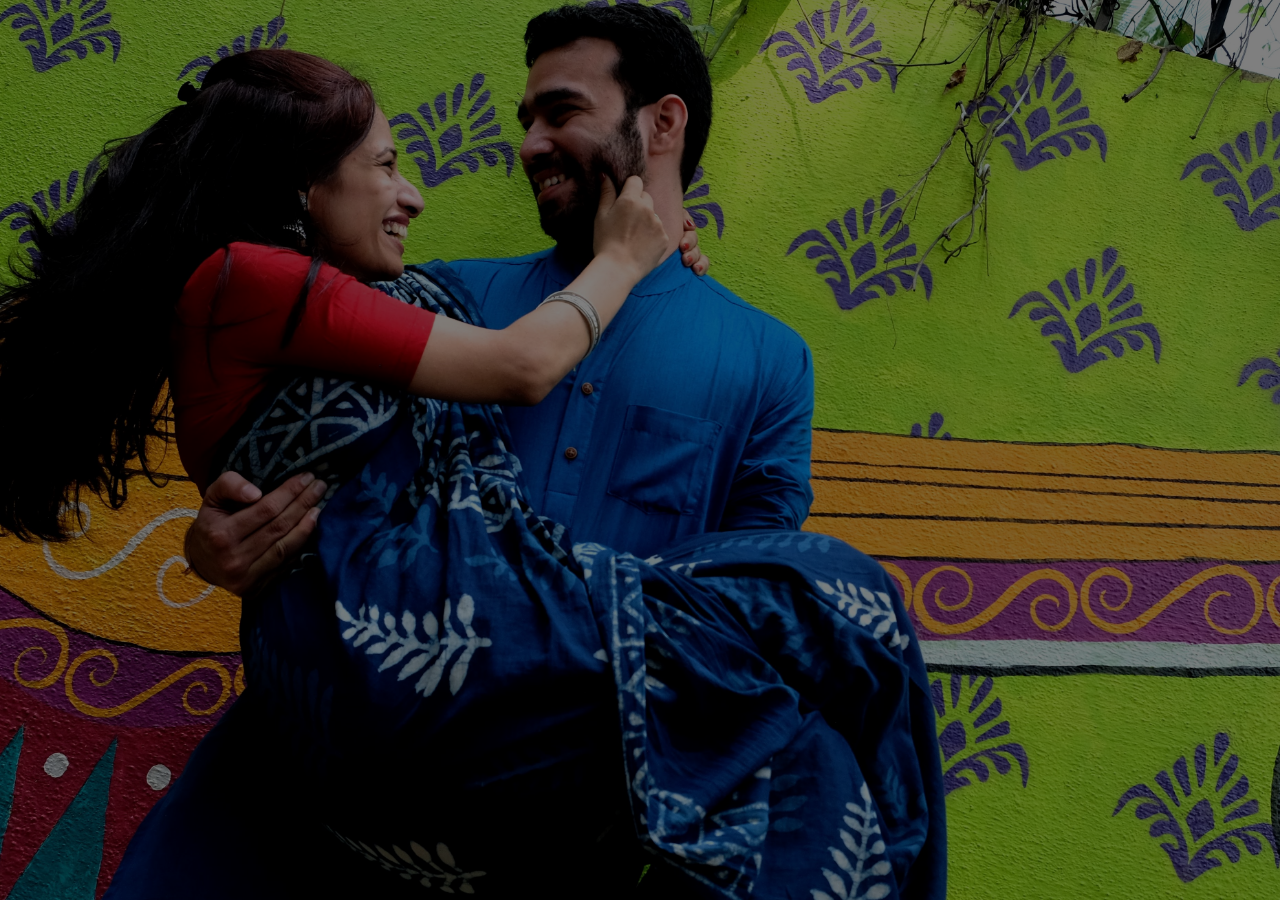
<file: index.html>
<html>
  <head>

    <meta http-equiv="cache-control" content="no-cache">
	<!-- Link for 20th: -->
    <!-- <meta http-equiv="refresh" content="1; url=https://www.youtube.com/watch?v=9nAPPOJvfLM"/> -->

	<!-- Link for 21st: -->
    <!-- <meta http-equiv="refresh" content="1; url=https://www.youtube.com/watch?v=orCyeLaQdbk"/> -->

	<!-- Link for countdown: 
	(DELETE below line while changing link for 20)-->

    <title></title>
    <script type="text/javascript">
	var sangeetDate = new Date('11/19/2021 08:00:00 PM');
	var marriageDate = new Date('11/20/2021 11:00:00 PM');
	var currentDate = Date.now()
	window.location.href = "main.html"
	// if(currentDate < sangeetDate) {
	//	window.location.href = "main.html"
	//} else if(currentDate < marriageDate) {
	//	window.location.href = "https://www.youtube.com/watch?v=9nAPPOJvfLM"
	//} else {
	//	window.location.href = "https://www.youtube.com/watch?v=orCyeLaQdbk"
	//}
    // Link for 20th:
	//window.location.href = "https://www.youtube.com/watch?v=9nAPPOJvfLM"
	 
	//Link for 21st:
    //window.location.href = "https://www.youtube.com/watch?v=orCyeLaQdbk"

	// Link for countdown:
	// window.location.href = "main.html"
	 
    </script>
  </head>
 <body>
  <iframe width="560" height="315" src="https://www.youtube.com/embed/wqQ6BF50AT4" title="YouTube video player" frameborder="0" allow="accelerometer; autoplay; clipboard-write; encrypted-media; gyroscope; picture-in-picture" allowfullscreen></iframe>
  </body>
</html>
</file>
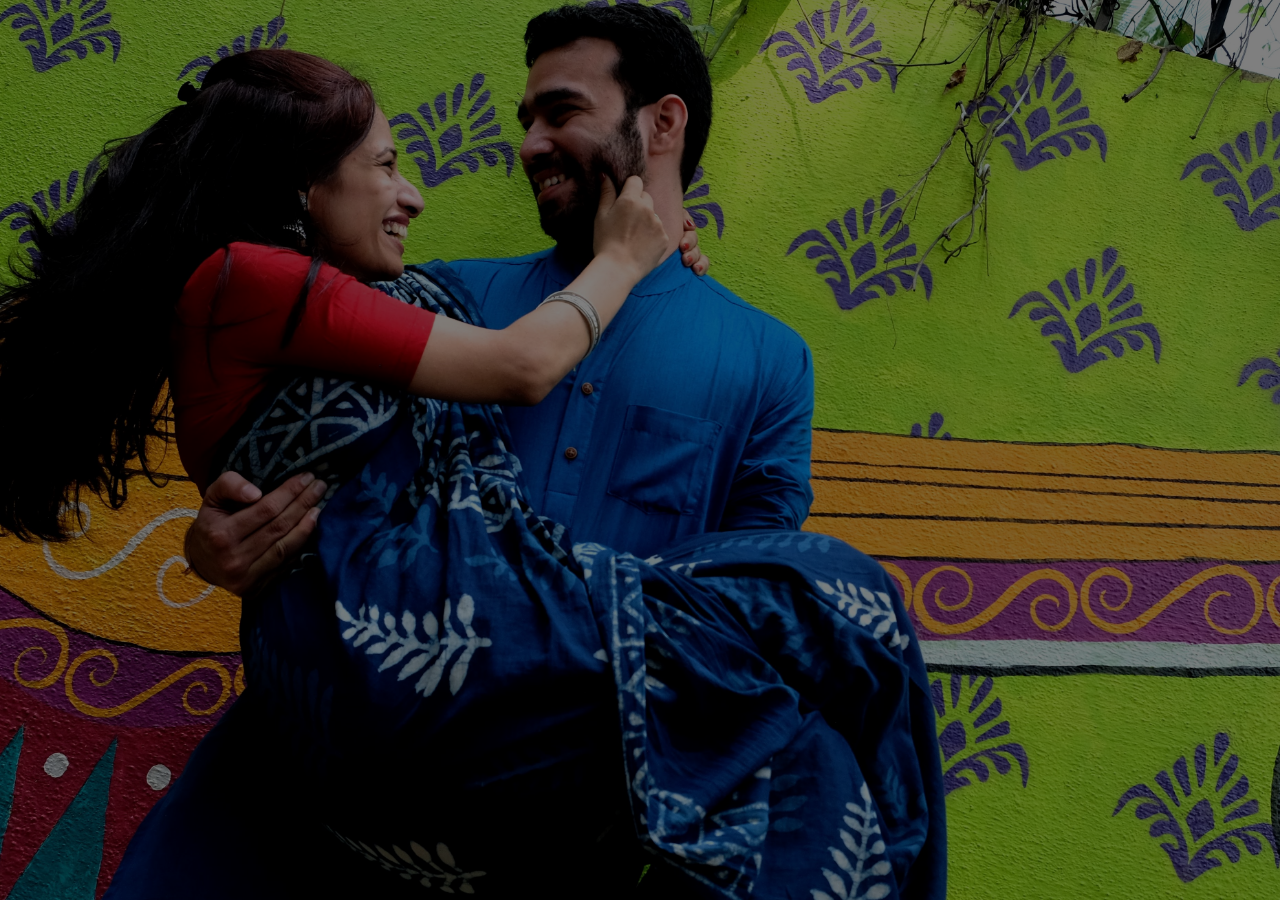
<file: main.html>
<!DOCTYPE html>
<!--[if lt IE 7]>      <html class="no-js lt-ie9 lt-ie8 lt-ie7"> <![endif]-->
<!--[if IE 7]>         <html class="no-js lt-ie9 lt-ie8"> <![endif]-->
<!--[if IE 8]>         <html class="no-js lt-ie9"> <![endif]-->
<!--[if gt IE 8]><!--> <html class="no-js"> <!--<![endif]-->
	<head>
	<meta charset="utf-8">
	<meta http-equiv="X-UA-Compatible" content="IE=edge">
	<title>Piyush & Neeta</title>
	<meta name="viewport" content="width=device-width, initial-scale=1">
	<meta name="description" content="Free HTML5 Template by FREEHTML5.CO" />
	<meta name="keywords" content="free html5, free template, free bootstrap, html5, css3, mobile first, responsive" />
	<meta name="author" content="FREEHTML5.CO" />

  <!-- 
	//////////////////////////////////////////////////////

	FREE HTML5 TEMPLATE 
	DESIGNED & DEVELOPED by FREEHTML5.CO
		
	Website: 		http://freehtml5.co/
	Email: 			info@freehtml5.co
	Twitter: 		http://twitter.com/fh5co
	Facebook: 		https://www.facebook.com/fh5co

	//////////////////////////////////////////////////////
	 -->

  	<!-- Facebook and Twitter integration -->
	<meta property="og:title" content=""/>
	<meta property="og:image" content=""/>
	<meta property="og:url" content=""/>
	<meta property="og:site_name" content=""/>
	<meta property="og:description" content=""/>
	<meta name="twitter:title" content="" />
	<meta name="twitter:image" content="" />
	<meta name="twitter:url" content="" />
	<meta name="twitter:card" content="" />

	<link href='https://fonts.googleapis.com/css?family=Work+Sans:400,300,600,400italic,700' rel='stylesheet' type='text/css'>
	<link href="https://fonts.googleapis.com/css?family=Sacramento" rel="stylesheet">
	
	<!-- Animate.css -->
	<link rel="stylesheet" href="css/animate.css">
	<!-- Icomoon Icon Fonts-->
	<link rel="stylesheet" href="css/icomoon.css">
	<!-- Bootstrap  -->
	<link rel="stylesheet" href="css/bootstrap.css">

	<!-- Magnific Popup -->
	<link rel="stylesheet" href="css/magnific-popup.css">

	<!-- Owl Carousel  -->
	<link rel="stylesheet" href="css/owl.carousel.min.css">
	<link rel="stylesheet" href="css/owl.theme.default.min.css">

	<!-- Theme style  -->
	<link rel="stylesheet" href="css/style.css">

	<!-- Modernizr JS -->
	<script src="js/modernizr-2.6.2.min.js"></script>
	<!-- FOR IE9 below -->
	<!--[if lt IE 9]>
	<script src="js/respond.min.js"></script>
	<![endif]-->

	<link rel="icon" href="images/phere.jpg" type="image/icon type">

	</head>
	<body>
		
	<div class="fh5co-loader"></div>
	
	<!--
	<div id="page">
	<nav class="fh5co-nav" role="navigation">
		<div class="container">
			<div class="row">
				<div class="col-xs-2">
					<div id="fh5co-logo"><a href="index.html">Wedding<strong>.</strong></a></div>
				</div>
				<div class="col-xs-10 text-right menu-1">
					<ul>
						<li class="active"><a href="index.html">Home</a></li>
						<li><a href="#fh5co-couple-story">Story</a></li>
						<li><a href="#fh5co-gallery">Gallery</a></li>
						<li><a href="contact.html">Contact</a></li>
					</ul>
				</div>
			</div>
			
		</div>
	</nav>
	-->

	<header id="fh5co-header" class="fh5co-cover" role="banner" style="background-image:url(images/prewed2.JPG);" data-stellar-background-ratio="0.5">
		<div class="overlay"></div>
		<div class="container">

			<div class="row">
				<div class="col-md-8 col-md-offset-2 text-center">
					<div class="display-t">
						<div class="display-tc animate-box" data-animate-effect="fadeIn">
							<h1>Piyush &amp; Neeta</h1>
							<h2>We Are Married!!!</h2>
							<h2>Watch the videos below!</h2>
							<!--
							<div class="videoWrapper" >
								<iframe id="livestream"  src="https://www.youtube.com/embed/YFUECGINK-c" title="YouTube video player" frameborder="0" allow="accelerometer; autoplay; clipboard-write; encrypted-media; gyroscope; picture-in-picture" allowfullscreen></iframe>
							</div>
							<div class="simply-countdown simply-countdown-one"></div>
							-->
							<a href="https://www.youtube.com/watch?v=9nAPPOJvfLM">
								<p class="btn btn-default btn-sm">Engagement, Phool Muddi &amp; Sangeet<br>20th November, 2021 </p>
							</a>
							<br>
							<a href="https://www.youtube.com/watch?v=orCyeLaQdbk">
								<p class="btn btn-default btn-sm">Wedding<br>21st November, 2021 </p>
							</a>
						</div>
						<div>
						</div>
					</div>
				</div>
			</div>
		</div>
	</header>

<!--
	<div id="fh5co-couple">
		<div class="container">
			<div class="row">
				<div class="col-md-8 col-md-offset-2 text-center fh5co-heading animate-box">
					<h2>Hello!</h2>
					<h3>November 21st, 2021<br>Bangalore</h3>
					<p>We invited you to celebrate our wedding</p>
				</div>
			</div>
			<div class="couple-wrap animate-box">
				<div class="couple-half">
					<div class="groom">
						<img src="images/groom.jpg" alt="groom" class="img-responsive">
					</div>
					<div class="desc-groom">
						<h3>Piyush Mehrotra</h3>
						<p>Far far away, behind the word mountains, far from the countries Vokalia and Consonantia, there live the blind texts. Separated they live in Bookmarksgrove</p>
					</div>
				</div>
				<p class="heart text-center"><i class="icon-heart2"></i></p>
				<div class="couple-half">
					<div class="bride">
						<img src="images/bride.jpg" alt="groom" class="img-responsive">
					</div>
					<div class="desc-bride">
						<h3>Neeta Bhat</h3>
						<p>Far far away, behind the word mountains, far from the countries Vokalia and Consonantia, there live the blind texts. Separated they live in Bookmarksgrove</p>
					</div>
				</div>
			</div>
		</div>
	</div>

	<div id="fh5co-event" class="fh5co-bg" style="background-image:url(images/img_bg_3.jpg);">
		<div class="overlay"></div>
		<div class="container">
			<div class="row">
				<div class="col-md-8 col-md-offset-2 text-center fh5co-heading animate-box">
					<span>Our Special Events</span>
					<h2>Wedding Events</h2>
				</div>
			</div>
			<div class="row">
				<div class="display-t">
					<div class="display-tc">
						<div class="col-md-10 col-md-offset-1">
							<div class="col-md-6 col-sm-6 text-center">
								<div class="event-wrap animate-box">
									<h3>Engagement &amp; Sangeet</h3>
									<div class="event-col">
										<i class="icon-clock"></i>
										<span>4:00 PM</span>
										<span>9:00 PM</span>
									</div>
									<div class="event-col">
										<i class="icon-calendar"></i>
										<span>Saturday 20</span>
										<span>November, 2021</span>
									</div>
									<p>Far far away, behind the word mountains, far from the countries Vokalia and Consonantia, there live the blind texts. Separated they live in Bookmarksgrove right at the coast of the Semantics, a large language ocean.</p>
								</div>
							</div>
							<div class="col-md-6 col-sm-6 text-center">
								<div class="event-wrap animate-box">
									<h3>Main Ceremony</h3>
									<div class="event-col">
										<i class="icon-clock"></i>
										<span>10:00 AM</span>
										<span>02:00 PM</span>
									</div>
									<div class="event-col">
										<i class="icon-calendar"></i>
										<span>Sunday 21</span>
										<span>November, 2021</span>
									</div>
									<p>Far far away, behind the word mountains, far from the countries Vokalia and Consonantia, there live the blind texts. Separated they live in Bookmarksgrove right at the coast of the Semantics, a large language ocean.</p>
								</div>
							</div>
						</div>
					</div>
				</div>
			</div>
		</div>
	</div>

	<div id="fh5co-couple-story">
		<div class="container">
			<div class="row">
				<div class="col-md-8 col-md-offset-2 text-center fh5co-heading animate-box">
					<span>We Love Each Other</span>
					<h2>Our Story</h2>
					<p>Far far away, behind the word mountains, far from the countries Vokalia and Consonantia, there live the blind texts.</p>
				</div>
			</div>
			<div class="row">
				<div class="col-md-12 col-md-offset-0">
					<ul class="timeline animate-box">
						<li class="animate-box">
							<div class="timeline-badge" style="background-image:url(images/couple-1.jpg);"></div>
							<div class="timeline-panel">
								<div class="timeline-heading">
									<h3 class="timeline-title">First We Meet</h3>
									<span class="date">December 25, 2015</span>
								</div>
								<div class="timeline-body">
									<p>Far far away, behind the word mountains, far from the countries Vokalia and Consonantia, there live the blind texts. Separated they live in Bookmarksgrove right at the coast of the Semantics, a large language ocean.</p>
								</div>
							</div>
						</li>
						<li class="timeline-inverted animate-box">
							<div class="timeline-badge" style="background-image:url(images/couple-2.jpg);"></div>
							<div class="timeline-panel">
								<div class="timeline-heading">
									<h3 class="timeline-title">First Date</h3>
									<span class="date">December 28, 2015</span>
								</div>
								<div class="timeline-body">
									<p>Far far away, behind the word mountains, far from the countries Vokalia and Consonantia, there live the blind texts. Separated they live in Bookmarksgrove right at the coast of the Semantics, a large language ocean.</p>
								</div>
							</div>
						</li>
						<li class="animate-box">
							<div class="timeline-badge" style="background-image:url(images/couple-3.jpg);"></div>
							<div class="timeline-panel">
								<div class="timeline-heading">
									<h3 class="timeline-title">In A Relationship</h3>
									<span class="date">January 1, 2016</span>
								</div>
								<div class="timeline-body">
									<p>Far far away, behind the word mountains, far from the countries Vokalia and Consonantia, there live the blind texts. Separated they live in Bookmarksgrove right at the coast of the Semantics, a large language ocean.</p>
								</div>
							</div>
						</li>
			    	</ul>
				</div>
			</div>
		</div>
	</div>

	<div id="fh5co-gallery" class="fh5co-section-gray">
		<div class="container">
			<div class="row">
				<div class="col-md-8 col-md-offset-2 text-center fh5co-heading animate-box">
					<span>Our Memories</span>
					<h2>Wedding Gallery</h2>
					<p>Far far away, behind the word mountains, far from the countries Vokalia and Consonantia, there live the blind texts.</p>
				</div>
			</div>
			<div class="row row-bottom-padded-md">
				<div class="col-md-12">
					<ul id="fh5co-gallery-list">
						
						<li class="one-third animate-box" data-animate-effect="fadeIn" style="background-image: url(images/gallery-1.jpg); "> 
						<a href="images/gallery-1.jpg">
							<div class="case-studies-summary">
								<span>14 Photos</span>
								<h2>Two Glas of Juice</h2>
							</div>
						</a>
					</li>
					<li class="one-third animate-box" data-animate-effect="fadeIn" style="background-image: url(images/gallery-2.jpg); ">
						<a href="#" class="color-2">
							<div class="case-studies-summary">
								<span>30 Photos</span>
								<h2>Timer starts now!</h2>
							</div>
						</a>
					</li>


					<li class="one-third animate-box" data-animate-effect="fadeIn" style="background-image: url(images/gallery-3.jpg); ">
						<a href="#" class="color-3">
							<div class="case-studies-summary">
								<span>90 Photos</span>
								<h2>Beautiful sunset</h2>
							</div>
						</a>
					</li>
					<li class="one-third animate-box" data-animate-effect="fadeIn" style="background-image: url(images/gallery-4.jpg); ">
						<a href="#" class="color-4">
							<div class="case-studies-summary">
								<span>12 Photos</span>
								<h2>Company's Conference Room</h2>
							</div>
						</a>
					</li>

						<li class="one-third animate-box" data-animate-effect="fadeIn" style="background-image: url(images/gallery-5.jpg); ">
							<a href="#" class="color-3">
								<div class="case-studies-summary">
									<span>50 Photos</span>
									<h2>Useful baskets</h2>
								</div>
							</a>
						</li>
						<li class="one-third animate-box" data-animate-effect="fadeIn" style="background-image: url(images/gallery-6.jpg); ">
							<a href="#" class="color-4">
								<div class="case-studies-summary">
									<span>45 Photos</span>
									<h2>Skater man in the road</h2>
								</div>
							</a>
						</li>

						<li class="one-third animate-box" data-animate-effect="fadeIn" style="background-image: url(images/gallery-7.jpg); ">
							<a href="#" class="color-4">
								<div class="case-studies-summary">
									<span>35 Photos</span>
									<h2>Two Glas of Juice</h2>
								</div>
							</a>
						</li>

						<li class="one-third animate-box" data-animate-effect="fadeIn" style="background-image: url(images/gallery-8.jpg); "> 
							<a href="#" class="color-5">
								<div class="case-studies-summary">
									<span>90 Photos</span>
									<h2>Timer starts now!</h2>
								</div>
							</a>
						</li>
						<li class="one-third animate-box" data-animate-effect="fadeIn" style="background-image: url(images/gallery-9.jpg); ">
							<a href="#" class="color-6">
								<div class="case-studies-summary">
									<span>56 Photos</span>
									<h2>Beautiful sunset</h2>
								</div>
							</a>
						</li>
					</ul>		
				</div>
			</div>
		</div>
	</div>

	<div id="fh5co-counter" class="fh5co-bg fh5co-counter" style="background-image:url(images/img_bg_5.jpg);">
		<div class="overlay"></div>
		<div class="container">
			<div class="row">
				<div class="display-t">
					<div class="display-tc">
						<div class="col-md-3 col-sm-6 animate-box">
							<div class="feature-center">
								<span class="icon">
									<i class="icon-users"></i>
								</span>

								<span class="counter js-counter" data-from="0" data-to="500" data-speed="5000" data-refresh-interval="50">1</span>
								<span class="counter-label">Estimated Guest</span>

							</div>
						</div>
						<div class="col-md-3 col-sm-6 animate-box">
							<div class="feature-center">
								<span class="icon">
									<i class="icon-user"></i>
								</span>

								<span class="counter js-counter" data-from="0" data-to="1000" data-speed="5000" data-refresh-interval="50">1</span>
								<span class="counter-label">We Catter</span>
							</div>
						</div>
						<div class="col-md-3 col-sm-6 animate-box">
							<div class="feature-center">
								<span class="icon">
									<i class="icon-calendar"></i>
								</span>
								<span class="counter js-counter" data-from="0" data-to="402" data-speed="5000" data-refresh-interval="50">1</span>
								<span class="counter-label">Events Done</span>
							</div>
						</div>
						<div class="col-md-3 col-sm-6 animate-box">
							<div class="feature-center">
								<span class="icon">
									<i class="icon-clock"></i>
								</span>

								<span class="counter js-counter" data-from="0" data-to="2345" data-speed="5000" data-refresh-interval="50">1</span>
								<span class="counter-label">Hours Spent</span>

							</div>
						</div>
					</div>
				</div>
			</div>
		</div>
	</div>

	<div id="fh5co-testimonial">
		<div class="container">
			<div class="row">
				<div class="row animate-box">
					<div class="col-md-8 col-md-offset-2 text-center fh5co-heading">
						<span>Best Wishes</span>
						<h2>Friends Wishes</h2>
					</div>
				</div>
				<div class="row">
					<div class="col-md-12 animate-box">
						<div class="wrap-testimony">
							<div class="owl-carousel-fullwidth">
								<div class="item">
									<div class="testimony-slide active text-center">
										<figure>
											<img src="images/couple-1.jpg" alt="user">
										</figure>
										<span>John Doe, via <a href="#" class="twitter">Twitter</a></span>
										<blockquote>
											<p>"Far far away, behind the word mountains, far from the countries Vokalia and Consonantia, there live the blind texts. Separated they live in Bookmarksgrove right at the coast of the Semantics"</p>
										</blockquote>
									</div>
								</div>
								<div class="item">
									<div class="testimony-slide active text-center">
										<figure>
											<img src="images/couple-2.jpg" alt="user">
										</figure>
										<span>John Doe, via <a href="#" class="twitter">Twitter</a></span>
										<blockquote>
											<p>"Far far away, behind the word mountains, far from the countries Vokalia and Consonantia, at the coast of the Semantics, a large language ocean."</p>
										</blockquote>
									</div>
								</div>
								<div class="item">
									<div class="testimony-slide active text-center">
										<figure>
											<img src="images/couple-3.jpg" alt="user">
										</figure>
										<span>John Doe, via <a href="#" class="twitter">Twitter</a></span>
										<blockquote>
											<p>"Far far away, far from the countries Vokalia and Consonantia, there live the blind texts. Separated they live in Bookmarksgrove right at the coast of the Semantics, a large language ocean."</p>
										</blockquote>
									</div>
								</div>
							</div>
						</div>
					</div>
				</div>
			</div>
		</div>
	</div>

	<div id="fh5co-started" class="fh5co-bg" style="background-image:url(images/img_bg_4.jpg);">
		<div class="overlay"></div>
		<div class="container">
			<div class="row animate-box">
				<div class="col-md-8 col-md-offset-2 text-center fh5co-heading">
					<h2>Are You Attending?</h2>
					<p>Please Fill-up the form to notify you that you're attending. Thanks.</p>
				</div>
			</div>
			<div class="row animate-box">
				<div class="col-md-10 col-md-offset-1">
					<form class="form-inline">
						<div class="col-md-4 col-sm-4">
							<div class="form-group">
								<label for="name" class="sr-only">Name</label>
								<input type="name" class="form-control" id="name" placeholder="Name">
							</div>
						</div>
						<div class="col-md-4 col-sm-4">
							<div class="form-group">
								<label for="email" class="sr-only">Email</label>
								<input type="email" class="form-control" id="email" placeholder="Email">
							</div>
						</div>
						<div class="col-md-4 col-sm-4">
							<button type="submit" class="btn btn-default btn-block">I am Attending</button>
						</div>
					</form>
				</div>
			</div>
		</div>
	</div>

	<footer id="fh5co-footer" role="contentinfo">
		<div class="container">

			<div class="row copyright">
				<div class="col-md-12 text-center">
					<p>
						<small class="block">&copy; 2016 Free HTML5. All Rights Reserved.</small> 
						<small class="block">Designed by <a href="http://freehtml5.co/" target="_blank">FREEHTML5.co</a> Demo Images: <a href="http://unsplash.co/" target="_blank">Unsplash</a></small>
					</p>
					<p>
						<ul class="fh5co-social-icons">
							<li><a href="#"><i class="icon-twitter"></i></a></li>
							<li><a href="#"><i class="icon-facebook"></i></a></li>
							<li><a href="#"><i class="icon-linkedin"></i></a></li>
							<li><a href="#"><i class="icon-dribbble"></i></a></li>
						</ul>
					</p>
				</div>
			</div>

		</div>
	</footer>
	</div>
End of comment --> 
	<div class="gototop js-top">
		<a href="#" class="js-gotop"><i class="icon-arrow-up"></i></a>
	</div>
	
	<!-- jQuery -->
	<script src="js/jquery.min.js"></script>
	<!-- jQuery Easing -->
	<script src="js/jquery.easing.1.3.js"></script>
	<!-- Bootstrap -->
	<script src="js/bootstrap.min.js"></script>
	<!-- Waypoints -->
	<script src="js/jquery.waypoints.min.js"></script>
	<!-- Carousel -->
	<script src="js/owl.carousel.min.js"></script>
	<!-- countTo -->
	<script src="js/jquery.countTo.js"></script>

	<!-- Stellar -->
	<script src="js/jquery.stellar.min.js"></script>
	<!-- Magnific Popup -->
	<script src="js/jquery.magnific-popup.min.js"></script>
	<script src="js/magnific-popup-options.js"></script>

	<!-- // <script src="https://cdnjs.cloudflare.com/ajax/libs/prism/0.0.1/prism.min.js"></script> -->
	<script src="js/simplyCountdown.js"></script>
	<!-- Main -->
	<script src="js/main.js"></script>

	<script>
    var d = new Date('November 20 2021 04:00:00');

    // default example
    simplyCountdown('.simply-countdown-one', {
        year: d.getFullYear(),
        month: d.getMonth() + 1,
        day: d.getDate(),
		hours: d.getHours(),
		minutes: d.getMinutes(),
        enableUtc: false
    });

    //jQuery example
    $('#simply-countdown-losange').simplyCountdown({
        year: d.getFullYear(),
        month: d.getMonth() + 1,
        day: d.getDate(),
        enableUtc: false
    });
</script>
    <script>
        // Selecting the iframe element
          
        // Adjusting the iframe height onload event
        //frame.onload = function()
        // function execute while load the iframe
		function livestreamLoad()
        {
		        var frame = document.getElementById("livestream");

          // set the height of the iframe as 
          // the height of the iframe content
          frame.style.height = 
          frame.contentWindow.document.body.scrollHeight + 'px';
           
  
         // set the width of the iframe as the 
         // width of the iframe content
         frame.style.width  = 
          frame.contentWindow.document.body.scrollWidth+'px';
              
        }
        </script>

	</body>
</html>
</file>
<file: css/icomoon.css>
@font-face {
  font-family: 'icomoon';
  src:  url('../fonts/icomoon/icomoon.eot?6iuir');
  src:  url('../fonts/icomoon/icomoon.eot?6iuir#iefix') format('embedded-opentype'),
    url('../fonts/icomoon/icomoon.ttf?6iuir') format('truetype'),
    url('../fonts/icomoon/icomoon.woff?6iuir') format('woff'),
    url('../fonts/icomoon/icomoon.svg?6iuir#icomoon') format('svg');
  font-weight: normal;
  font-style: normal;
}

[class^="icon-"], [class*=" icon-"] {
  /* use !important to prevent issues with browser extensions that change fonts */
  font-family: 'icomoon' !important;
  speak: none;
  font-style: normal;
  font-weight: normal;
  font-variant: normal;
  text-transform: none;
  line-height: 1;

  /* Better Font Rendering =========== */
  -webkit-font-smoothing: antialiased;
  -moz-osx-font-smoothing: grayscale;
}

.icon-eye:before {
  content: "\e000";
}
.icon-paper-clip:before {
  content: "\e001";
}
.icon-mail:before {
  content: "\e002";
}
.icon-toggle:before {
  content: "\e003";
}
.icon-layout:before {
  content: "\e004";
}
.icon-link:before {
  content: "\e005";
}
.icon-bell:before {
  content: "\e006";
}
.icon-lock:before {
  content: "\e007";
}
.icon-unlock:before {
  content: "\e008";
}
.icon-ribbon:before {
  content: "\e009";
}
.icon-image:before {
  content: "\e010";
}
.icon-signal:before {
  content: "\e011";
}
.icon-target:before {
  content: "\e012";
}
.icon-clipboard:before {
  content: "\e013";
}
.icon-clock:before {
  content: "\e014";
}
.icon-watch:before {
  content: "\e015";
}
.icon-air-play:before {
  content: "\e016";
}
.icon-camera:before {
  content: "\e017";
}
.icon-video:before {
  content: "\e018";
}
.icon-disc:before {
  content: "\e019";
}
.icon-printer:before {
  content: "\e020";
}
.icon-monitor:before {
  content: "\e021";
}
.icon-server:before {
  content: "\e022";
}
.icon-cog:before {
  content: "\e023";
}
.icon-heart:before {
  content: "\e024";
}
.icon-paragraph:before {
  content: "\e025";
}
.icon-align-justify:before {
  content: "\e026";
}
.icon-align-left:before {
  content: "\e027";
}
.icon-align-center:before {
  content: "\e028";
}
.icon-align-right:before {
  content: "\e029";
}
.icon-book:before {
  content: "\e030";
}
.icon-layers:before {
  content: "\e031";
}
.icon-stack:before {
  content: "\e032";
}
.icon-stack-2:before {
  content: "\e033";
}
.icon-paper:before {
  content: "\e034";
}
.icon-paper-stack:before {
  content: "\e035";
}
.icon-search:before {
  content: "\e036";
}
.icon-zoom-in:before {
  content: "\e037";
}
.icon-zoom-out:before {
  content: "\e038";
}
.icon-reply:before {
  content: "\e039";
}
.icon-circle-plus:before {
  content: "\e040";
}
.icon-circle-minus:before {
  content: "\e041";
}
.icon-circle-check:before {
  content: "\e042";
}
.icon-circle-cross:before {
  content: "\e043";
}
.icon-square-plus:before {
  content: "\e044";
}
.icon-square-minus:before {
  content: "\e045";
}
.icon-square-check:before {
  content: "\e046";
}
.icon-square-cross:before {
  content: "\e047";
}
.icon-microphone:before {
  content: "\e048";
}
.icon-record:before {
  content: "\e049";
}
.icon-skip-back:before {
  content: "\e050";
}
.icon-rewind:before {
  content: "\e051";
}
.icon-play:before {
  content: "\e052";
}
.icon-pause:before {
  content: "\e053";
}
.icon-stop:before {
  content: "\e054";
}
.icon-fast-forward:before {
  content: "\e055";
}
.icon-skip-forward:before {
  content: "\e056";
}
.icon-shuffle:before {
  content: "\e057";
}
.icon-repeat:before {
  content: "\e058";
}
.icon-folder:before {
  content: "\e059";
}
.icon-umbrella:before {
  content: "\e060";
}
.icon-moon:before {
  content: "\e061";
}
.icon-thermometer:before {
  content: "\e062";
}
.icon-drop:before {
  content: "\e063";
}
.icon-sun:before {
  content: "\e064";
}
.icon-cloud:before {
  content: "\e065";
}
.icon-cloud-upload:before {
  content: "\e066";
}
.icon-cloud-download:before {
  content: "\e067";
}
.icon-upload:before {
  content: "\e068";
}
.icon-download:before {
  content: "\e069";
}
.icon-location:before {
  content: "\e070";
}
.icon-location-2:before {
  content: "\e071";
}
.icon-map:before {
  content: "\e072";
}
.icon-battery:before {
  content: "\e073";
}
.icon-head:before {
  content: "\e074";
}
.icon-briefcase:before {
  content: "\e075";
}
.icon-speech-bubble:before {
  content: "\e076";
}
.icon-anchor:before {
  content: "\e077";
}
.icon-globe:before {
  content: "\e078";
}
.icon-box:before {
  content: "\e079";
}
.icon-reload:before {
  content: "\e080";
}
.icon-share:before {
  content: "\e081";
}
.icon-marquee:before {
  content: "\e082";
}
.icon-marquee-plus:before {
  content: "\e083";
}
.icon-marquee-minus:before {
  content: "\e084";
}
.icon-tag:before {
  content: "\e085";
}
.icon-power:before {
  content: "\e086";
}
.icon-command:before {
  content: "\e087";
}
.icon-alt:before {
  content: "\e088";
}
.icon-esc:before {
  content: "\e089";
}
.icon-bar-graph:before {
  content: "\e090";
}
.icon-bar-graph-2:before {
  content: "\e091";
}
.icon-pie-graph:before {
  content: "\e092";
}
.icon-star:before {
  content: "\e093";
}
.icon-arrow-left:before {
  content: "\e094";
}
.icon-arrow-right:before {
  content: "\e095";
}
.icon-arrow-up:before {
  content: "\e096";
}
.icon-arrow-down:before {
  content: "\e097";
}
.icon-volume:before {
  content: "\e098";
}
.icon-mute:before {
  content: "\e099";
}
.icon-content-right:before {
  content: "\e100";
}
.icon-content-left:before {
  content: "\e101";
}
.icon-grid:before {
  content: "\e102";
}
.icon-grid-2:before {
  content: "\e103";
}
.icon-columns:before {
  content: "\e104";
}
.icon-loader:before {
  content: "\e105";
}
.icon-bag:before {
  content: "\e106";
}
.icon-ban:before {
  content: "\e107";
}
.icon-flag:before {
  content: "\e108";
}
.icon-trash:before {
  content: "\e109";
}
.icon-expand:before {
  content: "\e110";
}
.icon-contract:before {
  content: "\e111";
}
.icon-maximize:before {
  content: "\e112";
}
.icon-minimize:before {
  content: "\e113";
}
.icon-plus:before {
  content: "\e114";
}
.icon-minus:before {
  content: "\e115";
}
.icon-check:before {
  content: "\e116";
}
.icon-cross:before {
  content: "\e117";
}
.icon-move:before {
  content: "\e118";
}
.icon-delete:before {
  content: "\e119";
}
.icon-menu:before {
  content: "\e120";
}
.icon-archive:before {
  content: "\e121";
}
.icon-inbox:before {
  content: "\e122";
}
.icon-outbox:before {
  content: "\e123";
}
.icon-file:before {
  content: "\e124";
}
.icon-file-add:before {
  content: "\e125";
}
.icon-file-subtract:before {
  content: "\e126";
}
.icon-help:before {
  content: "\e127";
}
.icon-open:before {
  content: "\e128";
}
.icon-ellipsis:before {
  content: "\e129";
}
.icon-add-to-list:before {
  content: "\e900";
}
.icon-classic-computer:before {
  content: "\e901";
}
.icon-controller-fast-backward:before {
  content: "\e902";
}
.icon-creative-commons-attribution:before {
  content: "\e903";
}
.icon-creative-commons-noderivs:before {
  content: "\e904";
}
.icon-creative-commons-noncommercial-eu:before {
  content: "\e905";
}
.icon-creative-commons-noncommercial-us:before {
  content: "\e906";
}
.icon-creative-commons-public-domain:before {
  content: "\e907";
}
.icon-creative-commons-remix:before {
  content: "\e908";
}
.icon-creative-commons-share:before {
  content: "\e909";
}
.icon-creative-commons-sharealike:before {
  content: "\e90a";
}
.icon-creative-commons:before {
  content: "\e90b";
}
.icon-document-landscape:before {
  content: "\e90c";
}
.icon-remove-user:before {
  content: "\e90d";
}
.icon-warning:before {
  content: "\e90e";
}
.icon-arrow-bold-down:before {
  content: "\e90f";
}
.icon-arrow-bold-left:before {
  content: "\e910";
}
.icon-arrow-bold-right:before {
  content: "\e911";
}
.icon-arrow-bold-up:before {
  content: "\e912";
}
.icon-arrow-down2:before {
  content: "\e913";
}
.icon-arrow-left2:before {
  content: "\e914";
}
.icon-arrow-long-down:before {
  content: "\e915";
}
.icon-arrow-long-left:before {
  content: "\e916";
}
.icon-arrow-long-right:before {
  content: "\e917";
}
.icon-arrow-long-up:before {
  content: "\e918";
}
.icon-arrow-right2:before {
  content: "\e919";
}
.icon-arrow-up2:before {
  content: "\e91a";
}
.icon-arrow-with-circle-down:before {
  content: "\e91b";
}
.icon-arrow-with-circle-left:before {
  content: "\e91c";
}
.icon-arrow-with-circle-right:before {
  content: "\e91d";
}
.icon-arrow-with-circle-up:before {
  content: "\e91e";
}
.icon-bookmark:before {
  content: "\e91f";
}
.icon-bookmarks:before {
  content: "\e920";
}
.icon-chevron-down:before {
  content: "\e921";
}
.icon-chevron-left:before {
  content: "\e922";
}
.icon-chevron-right:before {
  content: "\e923";
}
.icon-chevron-small-down:before {
  content: "\e924";
}
.icon-chevron-small-left:before {
  content: "\e925";
}
.icon-chevron-small-right:before {
  content: "\e926";
}
.icon-chevron-small-up:before {
  content: "\e927";
}
.icon-chevron-thin-down:before {
  content: "\e928";
}
.icon-chevron-thin-left:before {
  content: "\e929";
}
.icon-chevron-thin-right:before {
  content: "\e92a";
}
.icon-chevron-thin-up:before {
  content: "\e92b";
}
.icon-chevron-up:before {
  content: "\e92c";
}
.icon-chevron-with-circle-down:before {
  content: "\e92d";
}
.icon-chevron-with-circle-left:before {
  content: "\e92e";
}
.icon-chevron-with-circle-right:before {
  content: "\e92f";
}
.icon-chevron-with-circle-up:before {
  content: "\e930";
}
.icon-cloud2:before {
  content: "\e931";
}
.icon-controller-fast-forward:before {
  content: "\e932";
}
.icon-controller-jump-to-start:before {
  content: "\e933";
}
.icon-controller-next:before {
  content: "\e934";
}
.icon-controller-paus:before {
  content: "\e935";
}
.icon-controller-play:before {
  content: "\e936";
}
.icon-controller-record:before {
  content: "\e937";
}
.icon-controller-stop:before {
  content: "\e938";
}
.icon-controller-volume:before {
  content: "\e939";
}
.icon-dot-single:before {
  content: "\e93a";
}
.icon-dots-three-horizontal:before {
  content: "\e93b";
}
.icon-dots-three-vertical:before {
  content: "\e93c";
}
.icon-dots-two-horizontal:before {
  content: "\e93d";
}
.icon-dots-two-vertical:before {
  content: "\e93e";
}
.icon-download2:before {
  content: "\e93f";
}
.icon-emoji-flirt:before {
  content: "\e940";
}
.icon-flow-branch:before {
  content: "\e941";
}
.icon-flow-cascade:before {
  content: "\e942";
}
.icon-flow-line:before {
  content: "\e943";
}
.icon-flow-parallel:before {
  content: "\e944";
}
.icon-flow-tree:before {
  content: "\e945";
}
.icon-install:before {
  content: "\e946";
}
.icon-layers2:before {
  content: "\e947";
}
.icon-open-book:before {
  content: "\e948";
}
.icon-resize-100:before {
  content: "\e949";
}
.icon-resize-full-screen:before {
  content: "\e94a";
}
.icon-save:before {
  content: "\e94b";
}
.icon-select-arrows:before {
  content: "\e94c";
}
.icon-sound-mute:before {
  content: "\e94d";
}
.icon-sound:before {
  content: "\e94e";
}
.icon-trash2:before {
  content: "\e94f";
}
.icon-triangle-down:before {
  content: "\e950";
}
.icon-triangle-left:before {
  content: "\e951";
}
.icon-triangle-right:before {
  content: "\e952";
}
.icon-triangle-up:before {
  content: "\e953";
}
.icon-uninstall:before {
  content: "\e954";
}
.icon-upload-to-cloud:before {
  content: "\e955";
}
.icon-upload2:before {
  content: "\e956";
}
.icon-add-user:before {
  content: "\e957";
}
.icon-address:before {
  content: "\e958";
}
.icon-adjust:before {
  content: "\e959";
}
.icon-air:before {
  content: "\e95a";
}
.icon-aircraft-landing:before {
  content: "\e95b";
}
.icon-aircraft-take-off:before {
  content: "\e95c";
}
.icon-aircraft:before {
  content: "\e95d";
}
.icon-align-bottom:before {
  content: "\e95e";
}
.icon-align-horizontal-middle:before {
  content: "\e95f";
}
.icon-align-left2:before {
  content: "\e960";
}
.icon-align-right2:before {
  content: "\e961";
}
.icon-align-top:before {
  content: "\e962";
}
.icon-align-vertical-middle:before {
  content: "\e963";
}
.icon-archive2:before {
  content: "\e964";
}
.icon-area-graph:before {
  content: "\e965";
}
.icon-attachment:before {
  content: "\e966";
}
.icon-awareness-ribbon:before {
  content: "\e967";
}
.icon-back-in-time:before {
  content: "\e968";
}
.icon-back:before {
  content: "\e969";
}
.icon-bar-graph2:before {
  content: "\e96a";
}
.icon-battery2:before {
  content: "\e96b";
}
.icon-beamed-note:before {
  content: "\e96c";
}
.icon-bell2:before {
  content: "\e96d";
}
.icon-blackboard:before {
  content: "\e96e";
}
.icon-block:before {
  content: "\e96f";
}
.icon-book2:before {
  content: "\e970";
}
.icon-bowl:before {
  content: "\e971";
}
.icon-box2:before {
  content: "\e972";
}
.icon-briefcase2:before {
  content: "\e973";
}
.icon-browser:before {
  content: "\e974";
}
.icon-brush:before {
  content: "\e975";
}
.icon-bucket:before {
  content: "\e976";
}
.icon-cake:before {
  content: "\e977";
}
.icon-calculator:before {
  content: "\e978";
}
.icon-calendar:before {
  content: "\e979";
}
.icon-camera2:before {
  content: "\e97a";
}
.icon-ccw:before {
  content: "\e97b";
}
.icon-chat:before {
  content: "\e97c";
}
.icon-check2:before {
  content: "\e97d";
}
.icon-circle-with-cross:before {
  content: "\e97e";
}
.icon-circle-with-minus:before {
  content: "\e97f";
}
.icon-circle-with-plus:before {
  content: "\e980";
}
.icon-circle:before {
  content: "\e981";
}
.icon-circular-graph:before {
  content: "\e982";
}
.icon-clapperboard:before {
  content: "\e983";
}
.icon-clipboard2:before {
  content: "\e984";
}
.icon-clock2:before {
  content: "\e985";
}
.icon-code:before {
  content: "\e986";
}
.icon-cog2:before {
  content: "\e987";
}
.icon-colours:before {
  content: "\e988";
}
.icon-compass:before {
  content: "\e989";
}
.icon-copy:before {
  content: "\e98a";
}
.icon-credit-card:before {
  content: "\e98b";
}
.icon-credit:before {
  content: "\e98c";
}
.icon-cross2:before {
  content: "\e98d";
}
.icon-cup:before {
  content: "\e98e";
}
.icon-cw:before {
  content: "\e98f";
}
.icon-cycle:before {
  content: "\e990";
}
.icon-database:before {
  content: "\e991";
}
.icon-dial-pad:before {
  content: "\e992";
}
.icon-direction:before {
  content: "\e993";
}
.icon-document:before {
  content: "\e994";
}
.icon-documents:before {
  content: "\e995";
}
.icon-drink:before {
  content: "\e996";
}
.icon-drive:before {
  content: "\e997";
}
.icon-drop2:before {
  content: "\e998";
}
.icon-edit:before {
  content: "\e999";
}
.icon-email:before {
  content: "\e99a";
}
.icon-emoji-happy:before {
  content: "\e99b";
}
.icon-emoji-neutral:before {
  content: "\e99c";
}
.icon-emoji-sad:before {
  content: "\e99d";
}
.icon-erase:before {
  content: "\e99e";
}
.icon-eraser:before {
  content: "\e99f";
}
.icon-export:before {
  content: "\e9a0";
}
.icon-eye2:before {
  content: "\e9a1";
}
.icon-feather:before {
  content: "\e9a2";
}
.icon-flag2:before {
  content: "\e9a3";
}
.icon-flash:before {
  content: "\e9a4";
}
.icon-flashlight:before {
  content: "\e9a5";
}
.icon-flat-brush:before {
  content: "\e9a6";
}
.icon-folder-images:before {
  content: "\e9a7";
}
.icon-folder-music:before {
  content: "\e9a8";
}
.icon-folder-video:before {
  content: "\e9a9";
}
.icon-folder2:before {
  content: "\e9aa";
}
.icon-forward:before {
  content: "\e9ab";
}
.icon-funnel:before {
  content: "\e9ac";
}
.icon-game-controller:before {
  content: "\e9ad";
}
.icon-gauge:before {
  content: "\e9ae";
}
.icon-globe2:before {
  content: "\e9af";
}
.icon-graduation-cap:before {
  content: "\e9b0";
}
.icon-grid2:before {
  content: "\e9b1";
}
.icon-hair-cross:before {
  content: "\e9b2";
}
.icon-hand:before {
  content: "\e9b3";
}
.icon-heart-outlined:before {
  content: "\e9b4";
}
.icon-heart2:before {
  content: "\e9b5";
}
.icon-help-with-circle:before {
  content: "\e9b6";
}
.icon-help2:before {
  content: "\e9b7";
}
.icon-home:before {
  content: "\e9b8";
}
.icon-hour-glass:before {
  content: "\e9b9";
}
.icon-image-inverted:before {
  content: "\e9ba";
}
.icon-image2:before {
  content: "\e9bb";
}
.icon-images:before {
  content: "\e9bc";
}
.icon-inbox2:before {
  content: "\e9bd";
}
.icon-infinity:before {
  content: "\e9be";
}
.icon-info-with-circle:before {
  content: "\e9bf";
}
.icon-info:before {
  content: "\e9c0";
}
.icon-key:before {
  content: "\e9c1";
}
.icon-keyboard:before {
  content: "\e9c2";
}
.icon-lab-flask:before {
  content: "\e9c3";
}
.icon-landline:before {
  content: "\e9c4";
}
.icon-language:before {
  content: "\e9c5";
}
.icon-laptop:before {
  content: "\e9c6";
}
.icon-leaf:before {
  content: "\e9c7";
}
.icon-level-down:before {
  content: "\e9c8";
}
.icon-level-up:before {
  content: "\e9c9";
}
.icon-lifebuoy:before {
  content: "\e9ca";
}
.icon-light-bulb:before {
  content: "\e9cb";
}
.icon-light-down:before {
  content: "\e9cc";
}
.icon-light-up:before {
  content: "\e9cd";
}
.icon-line-graph:before {
  content: "\e9ce";
}
.icon-link2:before {
  content: "\e9cf";
}
.icon-list:before {
  content: "\e9d0";
}
.icon-location-pin:before {
  content: "\e9d1";
}
.icon-location2:before {
  content: "\e9d2";
}
.icon-lock-open:before {
  content: "\e9d3";
}
.icon-lock2:before {
  content: "\e9d4";
}
.icon-log-out:before {
  content: "\e9d5";
}
.icon-login:before {
  content: "\e9d6";
}
.icon-loop:before {
  content: "\e9d7";
}
.icon-magnet:before {
  content: "\e9d8";
}
.icon-magnifying-glass:before {
  content: "\e9d9";
}
.icon-mail2:before {
  content: "\e9da";
}
.icon-man:before {
  content: "\e9db";
}
.icon-map2:before {
  content: "\e9dc";
}
.icon-mask:before {
  content: "\e9dd";
}
.icon-medal:before {
  content: "\e9de";
}
.icon-megaphone:before {
  content: "\e9df";
}
.icon-menu2:before {
  content: "\e9e0";
}
.icon-message:before {
  content: "\e9e1";
}
.icon-mic:before {
  content: "\e9e2";
}
.icon-minus2:before {
  content: "\e9e3";
}
.icon-mobile:before {
  content: "\e9e4";
}
.icon-modern-mic:before {
  content: "\e9e5";
}
.icon-moon2:before {
  content: "\e9e6";
}
.icon-mouse:before {
  content: "\e9e7";
}
.icon-music:before {
  content: "\e9e8";
}
.icon-network:before {
  content: "\e9e9";
}
.icon-new-message:before {
  content: "\e9ea";
}
.icon-new:before {
  content: "\e9eb";
}
.icon-news:before {
  content: "\e9ec";
}
.icon-note:before {
  content: "\e9ed";
}
.icon-notification:before {
  content: "\e9ee";
}
.icon-old-mobile:before {
  content: "\e9ef";
}
.icon-old-phone:before {
  content: "\e9f0";
}
.icon-palette:before {
  content: "\e9f1";
}
.icon-paper-plane:before {
  content: "\e9f2";
}
.icon-pencil:before {
  content: "\e9f3";
}
.icon-phone:before {
  content: "\e9f4";
}
.icon-pie-chart:before {
  content: "\e9f5";
}
.icon-pin:before {
  content: "\e9f6";
}
.icon-plus2:before {
  content: "\e9f7";
}
.icon-popup:before {
  content: "\e9f8";
}
.icon-power-plug:before {
  content: "\e9f9";
}
.icon-price-ribbon:before {
  content: "\e9fa";
}
.icon-price-tag:before {
  content: "\e9fb";
}
.icon-print:before {
  content: "\e9fc";
}
.icon-progress-empty:before {
  content: "\e9fd";
}
.icon-progress-full:before {
  content: "\e9fe";
}
.icon-progress-one:before {
  content: "\e9ff";
}
.icon-progress-two:before {
  content: "\ea00";
}
.icon-publish:before {
  content: "\ea01";
}
.icon-quote:before {
  content: "\ea02";
}
.icon-radio:before {
  content: "\ea03";
}
.icon-reply-all:before {
  content: "\ea04";
}
.icon-reply2:before {
  content: "\ea05";
}
.icon-retweet:before {
  content: "\ea06";
}
.icon-rocket:before {
  content: "\ea07";
}
.icon-round-brush:before {
  content: "\ea08";
}
.icon-rss:before {
  content: "\ea09";
}
.icon-ruler:before {
  content: "\ea0a";
}
.icon-scissors:before {
  content: "\ea0b";
}
.icon-share-alternitive:before {
  content: "\ea0c";
}
.icon-share2:before {
  content: "\ea0d";
}
.icon-shareable:before {
  content: "\ea0e";
}
.icon-shield:before {
  content: "\ea0f";
}
.icon-shop:before {
  content: "\ea10";
}
.icon-shopping-bag:before {
  content: "\ea11";
}
.icon-shopping-basket:before {
  content: "\ea12";
}
.icon-shopping-cart:before {
  content: "\ea13";
}
.icon-shuffle2:before {
  content: "\ea14";
}
.icon-signal2:before {
  content: "\ea15";
}
.icon-sound-mix:before {
  content: "\ea16";
}
.icon-sports-club:before {
  content: "\ea17";
}
.icon-spreadsheet:before {
  content: "\ea18";
}
.icon-squared-cross:before {
  content: "\ea19";
}
.icon-squared-minus:before {
  content: "\ea1a";
}
.icon-squared-plus:before {
  content: "\ea1b";
}
.icon-star-outlined:before {
  content: "\ea1c";
}
.icon-star2:before {
  content: "\ea1d";
}
.icon-stopwatch:before {
  content: "\ea1e";
}
.icon-suitcase:before {
  content: "\ea1f";
}
.icon-swap:before {
  content: "\ea20";
}
.icon-sweden:before {
  content: "\ea21";
}
.icon-switch:before {
  content: "\ea22";
}
.icon-tablet:before {
  content: "\ea23";
}
.icon-tag2:before {
  content: "\ea24";
}
.icon-text-document-inverted:before {
  content: "\ea25";
}
.icon-text-document:before {
  content: "\ea26";
}
.icon-text:before {
  content: "\ea27";
}
.icon-thermometer2:before {
  content: "\ea28";
}
.icon-thumbs-down:before {
  content: "\ea29";
}
.icon-thumbs-up:before {
  content: "\ea2a";
}
.icon-thunder-cloud:before {
  content: "\ea2b";
}
.icon-ticket:before {
  content: "\ea2c";
}
.icon-time-slot:before {
  content: "\ea2d";
}
.icon-tools:before {
  content: "\ea2e";
}
.icon-traffic-cone:before {
  content: "\ea2f";
}
.icon-tree:before {
  content: "\ea30";
}
.icon-trophy:before {
  content: "\ea31";
}
.icon-tv:before {
  content: "\ea32";
}
.icon-typing:before {
  content: "\ea33";
}
.icon-unread:before {
  content: "\ea34";
}
.icon-untag:before {
  content: "\ea35";
}
.icon-user:before {
  content: "\ea36";
}
.icon-users:before {
  content: "\ea37";
}
.icon-v-card:before {
  content: "\ea38";
}
.icon-video2:before {
  content: "\ea39";
}
.icon-vinyl:before {
  content: "\ea3a";
}
.icon-voicemail:before {
  content: "\ea3b";
}
.icon-wallet:before {
  content: "\ea3c";
}
.icon-water:before {
  content: "\ea3d";
}
.icon-px-with-circle:before {
  content: "\ea3e";
}
.icon-px:before {
  content: "\ea3f";
}
.icon-basecamp:before {
  content: "\ea40";
}
.icon-behance:before {
  content: "\ea41";
}
.icon-creative-cloud:before {
  content: "\ea42";
}
.icon-dropbox:before {
  content: "\ea43";
}
.icon-evernote:before {
  content: "\ea44";
}
.icon-flattr:before {
  content: "\ea45";
}
.icon-foursquare:before {
  content: "\ea46";
}
.icon-google-drive:before {
  content: "\ea47";
}
.icon-google-hangouts:before {
  content: "\ea48";
}
.icon-grooveshark:before {
  content: "\ea49";
}
.icon-icloud:before {
  content: "\ea4a";
}
.icon-mixi:before {
  content: "\ea4b";
}
.icon-onedrive:before {
  content: "\ea4c";
}
.icon-paypal:before {
  content: "\ea4d";
}
.icon-picasa:before {
  content: "\ea4e";
}
.icon-qq:before {
  content: "\ea4f";
}
.icon-rdio-with-circle:before {
  content: "\ea50";
}
.icon-renren:before {
  content: "\ea51";
}
.icon-scribd:before {
  content: "\ea52";
}
.icon-sina-weibo:before {
  content: "\ea53";
}
.icon-skype-with-circle:before {
  content: "\ea54";
}
.icon-skype:before {
  content: "\ea55";
}
.icon-slideshare:before {
  content: "\ea56";
}
.icon-smashing:before {
  content: "\ea57";
}
.icon-soundcloud:before {
  content: "\ea58";
}
.icon-spotify-with-circle:before {
  content: "\ea59";
}
.icon-spotify:before {
  content: "\ea5a";
}
.icon-swarm:before {
  content: "\ea5b";
}
.icon-vine-with-circle:before {
  content: "\ea5c";
}
.icon-vine:before {
  content: "\ea5d";
}
.icon-vk-alternitive:before {
  content: "\ea5e";
}
.icon-vk-with-circle:before {
  content: "\ea5f";
}
.icon-vk:before {
  content: "\ea60";
}
.icon-xing-with-circle:before {
  content: "\ea61";
}
.icon-xing:before {
  content: "\ea62";
}
.icon-yelp:before {
  content: "\ea63";
}
.icon-dribbble-with-circle:before {
  content: "\ea64";
}
.icon-dribbble:before {
  content: "\ea65";
}
.icon-facebook-with-circle:before {
  content: "\ea66";
}
.icon-facebook:before {
  content: "\ea67";
}
.icon-flickr-with-circle:before {
  content: "\ea68";
}
.icon-flickr:before {
  content: "\ea69";
}
.icon-github-with-circle:before {
  content: "\ea6a";
}
.icon-github:before {
  content: "\ea6b";
}
.icon-google-with-circle:before {
  content: "\ea6c";
}
.icon-google:before {
  content: "\ea6d";
}
.icon-instagram-with-circle:before {
  content: "\ea6e";
}
.icon-instagram:before {
  content: "\ea6f";
}
.icon-lastfm-with-circle:before {
  content: "\ea70";
}
.icon-lastfm:before {
  content: "\ea71";
}
.icon-linkedin-with-circle:before {
  content: "\ea72";
}
.icon-linkedin:before {
  content: "\ea73";
}
.icon-pinterest-with-circle:before {
  content: "\ea74";
}
.icon-pinterest:before {
  content: "\ea75";
}
.icon-rdio:before {
  content: "\ea76";
}
.icon-stumbleupon-with-circle:before {
  content: "\ea77";
}
.icon-stumbleupon:before {
  content: "\ea78";
}
.icon-tumblr-with-circle:before {
  content: "\ea79";
}
.icon-tumblr:before {
  content: "\ea7a";
}
.icon-twitter-with-circle:before {
  content: "\ea7b";
}
.icon-twitter:before {
  content: "\ea7c";
}
.icon-vimeo-with-circle:before {
  content: "\ea7d";
}
.icon-vimeo:before {
  content: "\ea7e";
}
.icon-youtube-with-circle:before {
  content: "\ea7f";
}
.icon-youtube:before {
  content: "\ea80";
}
</file>
<file: css/style.css>
@font-face {
  font-family: 'icomoon';
  src: url("../fonts/icomoon/icomoon.eot?srf3rx");
  src: url("../fonts/icomoon/icomoon.eot?srf3rx#iefix") format("embedded-opentype"), url("../fonts/icomoon/icomoon.ttf?srf3rx") format("truetype"), url("../fonts/icomoon/icomoon.woff?srf3rx") format("woff"), url("../fonts/icomoon/icomoon.svg?srf3rx#icomoon") format("svg");
  font-weight: normal;
  font-style: normal;
}
/* =======================================================
*
* 	Template Style 
*
* ======================================================= */
body {
  font-family: "Work Sans", Arial, sans-serif;
  font-weight: 400;
  font-size: 16px;
  line-height: 1.7;
  color: #828282;
  background: #fff;
}

#page {
  position: relative;
  overflow-x: hidden;
  width: 100%;
  height: 100%;
  -webkit-transition: 0.5s;
  -o-transition: 0.5s;
  transition: 0.5s;
}
.offcanvas #page {
  overflow: hidden;
  position: absolute;
}
.offcanvas #page:after {
  -webkit-transition: 2s;
  -o-transition: 2s;
  transition: 2s;
  position: absolute;
  top: 0;
  right: 0;
  bottom: 0;
  left: 0;
  z-index: 101;
  background: rgba(0, 0, 0, 0.7);
  content: "";
}

a {
  color: #F14E95;
  -webkit-transition: 0.5s;
  -o-transition: 0.5s;
  transition: 0.5s;
}
a:hover, a:active, a:focus {
  color: #F14E95;
  outline: none;
  text-decoration: none;
}

p {
  margin-bottom: 20px;
}

h1, h2, h3, h4, h5, h6, figure {
  color: #000;
  font-family: "Work Sans", Arial, sans-serif;
  font-weight: 400;
  margin: 0 0 20px 0;
}

::-webkit-selection {
  color: #fff;
  background: #F14E95;
}

::-moz-selection {
  color: #fff;
  background: #F14E95;
}

::selection {
  color: #fff;
  background: #F14E95;
}

.fh5co-nav {
  position: absolute;
  top: 0;
  margin: 0;
  padding: 0;
  width: 100%;
  padding: 40px 0;
  z-index: 1001;
}
@media screen and (max-width: 768px) {
  .fh5co-nav {
    padding: 20px 0;
  }
}
.fh5co-nav #fh5co-logo {
  font-size: 40px;
  margin: 0;
  padding: 0;
  line-height: 40px;
  font-family: "Sacramento", Arial, serif;
}
.fh5co-nav a {
  padding: 5px 10px;
  color: #fff;
}
@media screen and (max-width: 768px) {
  .fh5co-nav .menu-1, .fh5co-nav .menu-2 {
    display: none;
  }
}
.fh5co-nav ul {
  padding: 0;
  margin: 2px 0 0 0;
}
.fh5co-nav ul li {
  padding: 0;
  margin: 0;
  list-style: none;
  display: inline;
}
.fh5co-nav ul li a {
  font-size: 14px;
  padding: 30px 10px;
  text-transform: uppercase;
  color: rgba(255, 255, 255, 0.5);
  -webkit-transition: 0.5s;
  -o-transition: 0.5s;
  transition: 0.5s;
}
.fh5co-nav ul li a:hover, .fh5co-nav ul li a:focus, .fh5co-nav ul li a:active {
  color: white;
}
.fh5co-nav ul li.has-dropdown {
  position: relative;
}
.fh5co-nav ul li.has-dropdown .dropdown {
  width: 130px;
  -webkit-box-shadow: 0px 14px 33px -9px rgba(0, 0, 0, 0.75);
  -moz-box-shadow: 0px 14px 33px -9px rgba(0, 0, 0, 0.75);
  box-shadow: 0px 14px 33px -9px rgba(0, 0, 0, 0.75);
  z-index: 1002;
  visibility: hidden;
  opacity: 0;
  position: absolute;
  top: 40px;
  left: 0;
  text-align: left;
  background: #fff;
  padding: 20px;
  -webkit-border-radius: 4px;
  -moz-border-radius: 4px;
  -ms-border-radius: 4px;
  border-radius: 4px;
  -webkit-transition: 0s;
  -o-transition: 0s;
  transition: 0s;
}
.fh5co-nav ul li.has-dropdown .dropdown:before {
  bottom: 100%;
  left: 40px;
  border: solid transparent;
  content: " ";
  height: 0;
  width: 0;
  position: absolute;
  pointer-events: none;
  border-bottom-color: #fff;
  border-width: 8px;
  margin-left: -8px;
}
.fh5co-nav ul li.has-dropdown .dropdown li {
  display: block;
  margin-bottom: 7px;
}
.fh5co-nav ul li.has-dropdown .dropdown li:last-child {
  margin-bottom: 0;
}
.fh5co-nav ul li.has-dropdown .dropdown li a {
  padding: 2px 0;
  display: block;
  color: #999999;
  line-height: 1.2;
  text-transform: none;
  font-size: 15px;
}
.fh5co-nav ul li.has-dropdown .dropdown li a:hover {
  color: #000;
}
.fh5co-nav ul li.has-dropdown:hover a, .fh5co-nav ul li.has-dropdown:focus a {
  color: #fff;
}
.fh5co-nav ul li.btn-cta a {
  color: #F14E95;
}
.fh5co-nav ul li.btn-cta a span {
  background: #fff;
  padding: 4px 20px;
  display: -moz-inline-stack;
  display: inline-block;
  zoom: 1;
  *display: inline;
  -webkit-transition: 0.3s;
  -o-transition: 0.3s;
  transition: 0.3s;
  -webkit-border-radius: 100px;
  -moz-border-radius: 100px;
  -ms-border-radius: 100px;
  border-radius: 100px;
}
.fh5co-nav ul li.btn-cta a:hover span {
  -webkit-box-shadow: 0px 14px 20px -9px rgba(0, 0, 0, 0.75);
  -moz-box-shadow: 0px 14px 20px -9px rgba(0, 0, 0, 0.75);
  box-shadow: 0px 14px 20px -9px rgba(0, 0, 0, 0.75);
}
.fh5co-nav ul li.active > a {
  color: #fff !important;
}

#fh5co-counter,
#fh5co-event,
.fh5co-bg {
  background-size: cover;
  background-position: top center;
  background-repeat: no-repeat;
  position: relative;
}

.fh5co-bg {
  background-position: center center;
  width: 100%;
  float: left;
  position: relative;
}

.fh5co-video {
  height: 450px;
  overflow: hidden;
  -webkit-border-radius: 7px;
  -moz-border-radius: 7px;
  -ms-border-radius: 7px;
  border-radius: 7px;
}
.fh5co-video a {
  z-index: 1001;
  position: absolute;
  top: 50%;
  left: 50%;
  margin-top: -45px;
  margin-left: -45px;
  width: 90px;
  height: 90px;
  display: table;
  text-align: center;
  background: #fff;
  -webkit-box-shadow: 0px 14px 30px -15px rgba(0, 0, 0, 0.75);
  -moz-box-shadow: 0px 14px 30px -15px rgba(0, 0, 0, 0.75);
  box-shadow: 0px 14px 30px -15px rgba(0, 0, 0, 0.75);
  -webkit-border-radius: 50%;
  -moz-border-radius: 50%;
  -ms-border-radius: 50%;
  border-radius: 50%;
}
.fh5co-video a i {
  text-align: center;
  display: table-cell;
  vertical-align: middle;
  font-size: 40px;
}
.fh5co-video .overlay {
  position: absolute;
  top: 0;
  left: 0;
  right: 0;
  bottom: 0;
  background: rgba(0, 0, 0, 0.5);
  -webkit-transition: 0.5s;
  -o-transition: 0.5s;
  transition: 0.5s;
}
.fh5co-video:hover .overlay {
  background: rgba(0, 0, 0, 0.7);
}
.fh5co-video:hover a {
  position: relative;
  -webkit-transform: scale(1.2);
  -moz-transform: scale(1.2);
  -ms-transform: scale(1.2);
  -o-transform: scale(1.2);
  transform: scale(1.2);
}

.fh5co-cover {
  height: 900px;
  background-size: cover;
  background-repeat: no-repeat;
  position: relative;
  width: 100%;
}
.fh5co-cover .overlay {
  z-index: 0;
  position: absolute;
  bottom: 0;
  top: 0;
  left: 0;
  right: 0;
  background: rgba(0, 0, 0, 0.5);
}
.fh5co-cover > .fh5co-container {
  position: relative;
  z-index: 10;
}
@media screen and (max-width: 768px) {
  .fh5co-cover {
    height: 600px;
  }
}
.fh5co-cover .display-t,
.fh5co-cover .display-tc {
  height: 900px;
  display: table;
  width: 100%;
}
@media screen and (max-width: 768px) {
  .fh5co-cover .display-t,
  .fh5co-cover .display-tc {
    height: 600px;
  }
}
.fh5co-cover.fh5co-cover-sm {
  height: 600px;
}
@media screen and (max-width: 768px) {
  .fh5co-cover.fh5co-cover-sm {
    height: 400px;
  }
}
.fh5co-cover.fh5co-cover-sm .display-t,
.fh5co-cover.fh5co-cover-sm .display-tc {
  height: 600px;
  display: table;
  width: 100%;
}
@media screen and (max-width: 768px) {
  .fh5co-cover.fh5co-cover-sm .display-t,
  .fh5co-cover.fh5co-cover-sm .display-tc {
    height: 400px;
  }
}

#fh5co-counter,
#fh5co-event {
  height: 850px;
  float: left;
}
#fh5co-counter .display-t,
#fh5co-counter .display-tc,
#fh5co-event .display-t,
#fh5co-event .display-tc {
  height: 700px;
  display: table;
  width: 100%;
}
#fh5co-counter .fh5co-heading h2,
#fh5co-event .fh5co-heading h2 {
  color: #fff;
}
#fh5co-counter .fh5co-heading span,
#fh5co-event .fh5co-heading span {
  color: rgba(255, 255, 255, 0.5);
  text-transform: uppercase;
  font-size: 13px;
  letter-spacing: 2px;
  font-weight: 600;
}
#fh5co-counter .overlay,
#fh5co-event .overlay {
  position: absolute;
  top: 0;
  left: 0;
  right: 0;
  bottom: 0;
  background: rgba(0, 0, 0, 0.4);
}
@media screen and (max-width: 768px) {
  #fh5co-counter,
  #fh5co-event {
    height: inherit;
    padding: 7em 0;
  }
  #fh5co-counter .display-t,
  #fh5co-counter .display-tc,
  #fh5co-event .display-t,
  #fh5co-event .display-tc {
    height: inherit;
  }
}
#fh5co-counter .event-wrap,
#fh5co-event .event-wrap {
  border: 2px solid rgba(255, 255, 255, 0.5);
  background: rgba(255, 255, 255, 0.1);
  padding: 30px;
  width: 100%;
  float: left;
  -webkit-border-radius: 4px;
  -moz-border-radius: 4px;
  -ms-border-radius: 4px;
  border-radius: 4px;
}
@media screen and (max-width: 768px) {
  #fh5co-counter .event-wrap,
  #fh5co-event .event-wrap {
    margin-bottom: 10px;
  }
}
#fh5co-counter .event-wrap h3,
#fh5co-event .event-wrap h3 {
  font-size: 20px;
  color: #fff;
  border-bottom: 1px solid rgba(255, 255, 255, 0.5);
  display: block;
  padding-bottom: 20px;
  text-transform: uppercase;
  letter-spacing: 2px;
}
#fh5co-counter .event-wrap p, #fh5co-counter .event-wrap span,
#fh5co-event .event-wrap p,
#fh5co-event .event-wrap span {
  display: block;
  color: rgba(255, 255, 255, 0.8);
}
#fh5co-counter .event-wrap i,
#fh5co-event .event-wrap i {
  color: white;
  font-size: 20px;
}
#fh5co-counter .event-wrap .event-col,
#fh5co-event .event-wrap .event-col {
  width: 50%;
  float: left;
  margin-bottom: 30px;
}

#fh5co-counter {
  height: 600px;
}
@media screen and (max-width: 768px) {
  #fh5co-counter {
    height: auto;
  }
}

.timeline {
  list-style: none;
  padding: 20px 0 20px;
  position: relative;
}
.timeline:before {
  top: 0;
  bottom: 0;
  position: absolute;
  content: " ";
  width: 1px;
  background-color: #d4d4d4;
  left: 50%;
  margin-left: 0px;
}
@media screen and (max-width: 480px) {
  .timeline:before {
    margin-left: -64px;
  }
}
.timeline > li {
  margin-bottom: 20px;
  position: relative;
}
.timeline > li:before, .timeline > li:after {
  content: " ";
  display: table;
}
.timeline > li:after {
  clear: both;
}
.timeline > li > .timeline-panel {
  width: 40%;
  float: left;
  border: 1px solid #d4d4d4;
  padding: 30px;
  position: relative;
  -webkit-border-radius: 4px;
  -moz-border-radius: 4px;
  -ms-border-radius: 4px;
  border-radius: 4px;
}
.timeline > li > .timeline-panel:before {
  position: absolute;
  top: 80px;
  right: -15px;
  display: inline-block;
  border-top: 15px solid transparent;
  border-left: 15px solid #ccc;
  border-right: 0 solid #ccc;
  border-bottom: 15px solid transparent;
  content: " ";
}
.timeline > li > .timeline-panel:after {
  position: absolute;
  top: 81px;
  right: -14px;
  display: inline-block;
  border-top: 14px solid transparent;
  border-left: 14px solid #fff;
  border-right: 0 solid #fff;
  border-bottom: 14px solid transparent;
  content: " ";
}
@media screen and (max-width: 480px) {
  .timeline > li > .timeline-panel {
    width: 75% !important;
  }
  .timeline > li > .timeline-panel:before {
    top: 30px;
  }
  .timeline > li > .timeline-panel:after {
    top: 31px;
  }
}
.timeline > li > .timeline-badge {
  background-size: cover;
  background-position: top center;
  background-repeat: no-repeat;
  position: relative;
  color: #fff;
  width: 160px;
  height: 160px;
  line-height: 50px;
  font-size: 1.4em;
  text-align: center;
  position: absolute;
  top: 16px;
  left: 50%;
  margin-left: -80px;
  background-color: #999999;
  z-index: 100;
  -webkit-border-radius: 50%;
  -moz-border-radius: 50%;
  -ms-border-radius: 50%;
  border-radius: 50%;
}
@media screen and (max-width: 480px) {
  .timeline > li > .timeline-badge {
    width: 60px;
    height: 60px;
    margin-left: -20px !important;
  }
}
.timeline > li.timeline-inverted > .timeline-panel {
  float: right;
}
.timeline > li.timeline-inverted > .timeline-panel:before {
  border-left-width: 0;
  border-right-width: 15px;
  left: -15px;
  right: auto;
}
.timeline > li.timeline-inverted > .timeline-panel:after {
  border-left-width: 0;
  border-right-width: 14px;
  left: -14px;
  right: auto;
}

.timeline-title {
  margin-top: 0;
}

.date {
  display: block;
  margin-bottom: 20px;
  font-size: 13px;
  text-transform: uppercase;
  letter-spacing: 2px;
}

.timeline-body > p,
.timeline-body > ul {
  margin-bottom: 0;
}

.timeline-body > p + p {
  margin-top: 5px;
}

@media (max-width: 992px) {
  ul.timeline:before {
    left: 90px;
  }

  ul.timeline > li > .timeline-panel {
    width: calc(100% - 200px);
    width: -moz-calc(100% - 200px);
    width: -webkit-calc(100% - 200px);
  }

  ul.timeline > li > .timeline-badge {
    left: 15px;
    margin-left: 0;
    top: 16px;
  }

  ul.timeline > li > .timeline-panel {
    float: right;
  }

  ul.timeline > li > .timeline-panel:before {
    border-left-width: 0;
    border-right-width: 15px;
    left: -15px;
    right: auto;
  }

  ul.timeline > li > .timeline-panel:after {
    border-left-width: 0;
    border-right-width: 14px;
    left: -14px;
    right: auto;
  }
}
#fh5co-gallery-list {
  flex-wrap: wrap;
  -webkit-flex-wrap: wrap;
  -moz-flex-wrap: wrap;
  display: -webkit-box;
  display: -moz-box;
  display: -ms-flexbox;
  display: -webkit-flex;
  display: flex;
  position: relative;
  float: left;
  padding: 0;
  margin: 0;
  width: 100%;
}
#fh5co-gallery-list li {
  display: block;
  padding: 0;
  margin: 0 0 10px 1%;
  list-style: none;
  min-height: 400px;
  background-position: center center;
  background-size: cover;
  background-repeat: no-repeat;
  float: left;
  clear: left;
  position: relative;
  -webkit-border-radius: 7px;
  -moz-border-radius: 7px;
  -ms-border-radius: 7px;
  border-radius: 7px;
}
@media screen and (max-width: 480px) {
  #fh5co-gallery-list li {
    margin-left: 0;
  }
}
#fh5co-gallery-list li a {
  min-height: 400px;
  padding: 2em;
  position: relative;
  width: 100%;
  display: block;
}
#fh5co-gallery-list li a:before {
  position: absolute;
  top: 0;
  left: 0;
  right: 0;
  bottom: 0;
  content: "";
  z-index: 80;
  -webkit-transition: 0.5s;
  -o-transition: 0.5s;
  transition: 0.5s;
  -webkit-border-radius: 7px;
  -moz-border-radius: 7px;
  -ms-border-radius: 7px;
  border-radius: 7px;
  background: rgba(0, 0, 0, 0.2);
}
#fh5co-gallery-list li a:hover:before {
  background: rgba(0, 0, 0, 0.5);
}
#fh5co-gallery-list li a .case-studies-summary {
  width: auto;
  bottom: 2em;
  left: 2em;
  right: 2em;
  position: absolute;
  z-index: 100;
}
@media screen and (max-width: 768px) {
  #fh5co-gallery-list li a .case-studies-summary {
    bottom: 1em;
    left: 1em;
    right: 1em;
  }
}
#fh5co-gallery-list li a .case-studies-summary span {
  text-transform: uppercase;
  letter-spacing: 2px;
  font-size: 13px;
  color: rgba(255, 255, 255, 0.7);
}
#fh5co-gallery-list li a .case-studies-summary h2 {
  color: #fff;
  margin-bottom: 0;
}
@media screen and (max-width: 768px) {
  #fh5co-gallery-list li a .case-studies-summary h2 {
    font-size: 20px;
  }
}
#fh5co-gallery-list li.one-third {
  width: 32.3%;
}
@media screen and (max-width: 768px) {
  #fh5co-gallery-list li.one-third {
    width: 49%;
  }
}
@media screen and (max-width: 480px) {
  #fh5co-gallery-list li.one-third {
    width: 100%;
  }
}

#map {
  width: 100%;
  height: 500px;
  position: relative;
}
@media screen and (max-width: 768px) {
  #map {
    height: 200px;
  }
}

.fh5co-social-icons {
  margin: 0;
  padding: 0;
}
.fh5co-social-icons li {
  margin: 0;
  padding: 0;
  list-style: none;
  display: -moz-inline-stack;
  display: inline-block;
  zoom: 1;
  *display: inline;
}
.fh5co-social-icons li a {
  display: -moz-inline-stack;
  display: inline-block;
  zoom: 1;
  *display: inline;
  color: #F14E95;
  padding-left: 10px;
  padding-right: 10px;
}
.fh5co-social-icons li a i {
  font-size: 20px;
}

.fh5co-contact-info ul {
  padding: 0;
  margin: 0;
}
.fh5co-contact-info ul li {
  padding: 0 0 0 50px;
  margin: 0 0 30px 0;
  list-style: none;
  position: relative;
}
.fh5co-contact-info ul li:before {
  color: #F14E95;
  position: absolute;
  left: 0;
  top: .05em;
  font-family: 'icomoon';
  speak: none;
  font-style: normal;
  font-weight: normal;
  font-variant: normal;
  text-transform: none;
  line-height: 1;
  /* Better Font Rendering =========== */
  -webkit-font-smoothing: antialiased;
  -moz-osx-font-smoothing: grayscale;
}
.fh5co-contact-info ul li.address:before {
  font-size: 30px;
  content: "\e9d1";
}
.fh5co-contact-info ul li.phone:before {
  font-size: 23px;
  content: "\e9f4";
}
.fh5co-contact-info ul li.email:before {
  font-size: 23px;
  content: "\e9da";
}
.fh5co-contact-info ul li.url:before {
  font-size: 23px;
  content: "\e9af";
}

form label {
  font-weight: normal !important;
}

#fh5co-header .display-tc,
#fh5co-counter .display-tc,
.fh5co-cover .display-tc {
  display: table-cell !important;
  vertical-align: middle;
}
#fh5co-header .display-tc h1, #fh5co-header .display-tc h2,
#fh5co-counter .display-tc h1,
#fh5co-counter .display-tc h2,
.fh5co-cover .display-tc h1,
.fh5co-cover .display-tc h2 {
  margin: 0;
  padding: 0;
  color: white;
}
#fh5co-header .display-tc h1,
#fh5co-counter .display-tc h1,
.fh5co-cover .display-tc h1 {
  margin-bottom: 0px;
  font-size: 100px;
  line-height: 1.5;
  font-family: "Sacramento", Arial, serif;
}
@media screen and (max-width: 768px) {
  #fh5co-header .display-tc h1,
  #fh5co-counter .display-tc h1,
  .fh5co-cover .display-tc h1 {
    font-size: 40px;
  }
}
@media screen and (max-width: 480px) {
  #fh5co-header .display-tc h1,
  #fh5co-counter .display-tc h1,
  .fh5co-cover .display-tc h1 {
    font-size: 30px;
  }
}
#fh5co-header .display-tc h2,
#fh5co-counter .display-tc h2,
.fh5co-cover .display-tc h2 {
  font-size: 20px;
  line-height: 1.5;
  margin-bottom: 30px;
}
@media screen and (max-width: 480px) {
  #fh5co-header .display-tc h2,
  #fh5co-counter .display-tc h2,
  .fh5co-cover .display-tc h2 {
    font-size: 16px;
  }
}
#fh5co-header .display-tc .btn,
#fh5co-counter .display-tc .btn,
.fh5co-cover .display-tc .btn {
  padding: 15px 20px;
  background: #fff !important;
  color: #F14E95;
  border: none !important;
  font-size: 14px;
  text-transform: uppercase;
}
#fh5co-header .display-tc .btn:hover,
#fh5co-counter .display-tc .btn:hover,
.fh5co-cover .display-tc .btn:hover {
  background: #fff !important;
  -webkit-box-shadow: 0px 14px 30px -15px rgba(0, 0, 0, 0.75) !important;
  -moz-box-shadow: 0px 14px 30px -15px rgba(0, 0, 0, 0.75) !important;
  box-shadow: 0px 14px 30px -15px rgba(0, 0, 0, 0.75) !important;
}

#fh5co-counter {
  text-align: center;
}
#fh5co-counter .counter {
  font-size: 50px;
  margin-bottom: 10px;
  color: #fff;
  font-weight: 100;
  display: block;
}
#fh5co-counter .counter-label {
  margin-bottom: 0;
  text-transform: uppercase;
  color: rgba(255, 255, 255, 0.5);
  letter-spacing: .1em;
}
@media screen and (max-width: 768px) {
  #fh5co-counter .feature-center {
    margin-bottom: 50px;
  }
}
#fh5co-counter .icon {
  width: 70px;
  height: 70px;
  text-align: center;
  -webkit-box-shadow: 0px 14px 30px -15px rgba(0, 0, 0, 0.75);
  -moz-box-shadow: 0px 14px 30px -15px rgba(0, 0, 0, 0.75);
  box-shadow: 0px 14px 30px -15px rgba(0, 0, 0, 0.75);
  margin-bottom: 30px;
}
#fh5co-counter .icon i {
  height: 70px;
}
#fh5co-counter .icon i:before {
  display: block;
  text-align: center;
  margin-left: 3px;
}

.simply-countdown {
  /* The countdown */
  margin-bottom: 2em;
}

.simply-countdown > .simply-section {
  /* coutndown blocks */
  display: inline-block;
  width: 100px;
  height: 100px;
  background: rgba(241, 78, 149, 0.8);
  margin: 0 4px;
  -webkit-border-radius: 50%;
  -moz-border-radius: 50%;
  -ms-border-radius: 50%;
  border-radius: 50%;
  position: relative;
  animation: pulse 1s ease infinite;
}

@keyframes pulse {
  0% {
    transform: scale(1);
  }
  50% {
    transform: scale(1.05);
  }
  100% {
    transform: scale(1);
  }
}
.simply-countdown > .simply-section > div {
  /* countdown block inner div */
  display: table-cell;
  vertical-align: middle;
  height: 100px;
  width: 100px;
}

.simply-countdown > .simply-section .simply-amount,
.simply-countdown > .simply-section .simply-word {
  display: block;
  color: white;
  /* amounts and words */
}

.simply-countdown > .simply-section .simply-amount {
  font-size: 30px;
  /* amounts */
}

.simply-countdown > .simply-section .simply-word {
  color: rgba(255, 255, 255, 0.7);
  text-transform: uppercase;
  font-size: 12px;
  /* words */
}

#fh5co-testimonial,
#fh5co-services,
#fh5co-started,
#fh5co-footer,
#fh5co-event,
#fh5co-couple-story,
#fh5co-couple,
#fh5co-gallery,
.fh5co-section {
  padding: 7em 0;
  clear: both;
}
@media screen and (max-width: 768px) {
  #fh5co-testimonial,
  #fh5co-services,
  #fh5co-started,
  #fh5co-footer,
  #fh5co-event,
  #fh5co-couple-story,
  #fh5co-couple,
  #fh5co-gallery,
  .fh5co-section {
    padding: 3em 0;
  }
}

.fh5co-section-gray {
  background: rgba(0, 0, 0, 0.04);
}

.couple-wrap {
  width: 90%;
  margin: 0 auto;
  position: relative;
}
@media screen and (max-width: 768px) {
  .couple-wrap {
    width: 100%;
  }
}

.heart {
  position: absolute;
  top: 4em;
  left: 0;
  right: 0;
  z-index: 99;
  animation: pulse 1s ease infinite;
}
.heart i {
  font-size: 20px;
  background: #fff;
  padding: 20px;
  color: #F14E95;
  -webkit-border-radius: 50%;
  -moz-border-radius: 50%;
  -ms-border-radius: 50%;
  border-radius: 50%;
}
@media screen and (max-width: 768px) {
  .heart {
    display: none;
  }
}

.couple-half {
  width: 50%;
  float: left;
}
@media screen and (max-width: 768px) {
  .couple-half {
    width: 100%;
  }
}
.couple-half h3 {
  font-family: "Sacramento", Arial, serif;
  color: #F14E95;
  font-size: 30px;
}
.couple-half .groom, .couple-half .bride {
  float: left;
  -webkit-border-radius: 50%;
  -moz-border-radius: 50%;
  -ms-border-radius: 50%;
  border-radius: 50%;
  width: 150px;
  height: 150px;
}
.couple-half .groom img, .couple-half .bride img {
  width: 150px;
  height: 150px;
  -webkit-border-radius: 50%;
  -moz-border-radius: 50%;
  -ms-border-radius: 50%;
  border-radius: 50%;
}
@media screen and (max-width: 480px) {
  .couple-half .groom, .couple-half .bride {
    width: 100%;
    height: 140px;
  }
  .couple-half .groom img, .couple-half .bride img {
    width: 120px;
    height: 120px;
    margin: 0 auto;
  }
}
.couple-half .groom {
  float: right;
  margin-right: 5px;
}
.couple-half .bride {
  float: left;
  margin-left: 5px;
}
.couple-half .desc-groom {
  padding-right: 180px;
  text-align: right;
}
.couple-half .desc-bride {
  padding-left: 180px;
  text-align: left;
}
@media screen and (max-width: 480px) {
  .couple-half .groom, .couple-half .bride {
    margin-left: 0;
    margin-right: 0;
  }
  .couple-half .desc-groom {
    padding-right: 0;
    text-align: center;
  }
  .couple-half .desc-bride {
    padding-left: 0;
    text-align: center;
  }
}

.feature-center {
  text-align: center;
  padding-left: 20px;
  padding-right: 20px;
  float: left;
  width: 100%;
  margin-bottom: 40px;
}
@media screen and (max-width: 768px) {
  .feature-center {
    margin-bottom: 50px;
  }
}
.feature-center .icon {
  width: 90px;
  height: 90px;
  background: #efefef;
  display: table;
  text-align: center;
  margin: 0 auto 30px auto;
  -webkit-border-radius: 50%;
  -moz-border-radius: 50%;
  -ms-border-radius: 50%;
  border-radius: 50%;
}
.feature-center .icon i {
  display: table-cell;
  vertical-align: middle;
  height: 90px;
  font-size: 40px;
  line-height: 40px;
  color: #F14E95;
}
.feature-center p, .feature-center h3 {
  margin-bottom: 30px;
}
.feature-center h3 {
  text-transform: uppercase;
  font-size: 18px;
  color: #5d5d5d;
}

.fh5co-heading {
  margin-bottom: 5em;
}
.fh5co-heading.fh5co-heading-sm {
  margin-bottom: 2em;
}
.fh5co-heading h2 {
  font-size: 60px;
  margin-bottom: 10px;
  line-height: 1.5;
  font-weight: bold;
  color: #F14E95;
  font-family: "Sacramento", Arial, serif;
}
@media screen and (max-width: 768px) {
  .fh5co-heading h2 {
    font-size: 40px;
  }
}
.fh5co-heading p {
  font-size: 18px;
  line-height: 1.5;
  color: #828282;
}
.fh5co-heading span {
  text-transform: uppercase;
  font-size: 13px;
  letter-spacing: 2px;
  font-weight: 600;
  color: rgba(0, 0, 0, 0.4);
}

#fh5co-testimonial .wrap-testimony {
  position: relative;
}
#fh5co-testimonial .wrap-testimony .testimony-slide {
  text-align: center;
}
#fh5co-testimonial .wrap-testimony .testimony-slide span {
  font-size: 12px;
  text-transform: uppercase;
  letter-spacing: 2px;
  font-weight: 700;
  display: block;
}
#fh5co-testimonial .wrap-testimony .testimony-slide span a.twitter {
  color: #F14E95;
  font-weight: 300;
}
#fh5co-testimonial .wrap-testimony .testimony-slide figure {
  margin-bottom: 10px;
  display: -moz-inline-stack;
  display: inline-block;
  zoom: 1;
  *display: inline;
  width: 100px;
  height: 100px;
}
#fh5co-testimonial .wrap-testimony .testimony-slide figure img {
  width: 100px;
  height: 100px;
  -webkit-border-radius: 50%;
  -moz-border-radius: 50%;
  -ms-border-radius: 50%;
  border-radius: 50%;
}
#fh5co-testimonial .wrap-testimony .testimony-slide blockquote {
  border: none;
  margin: 30px auto;
  width: 50%;
  position: relative;
  -webkit-border-radius: 4px;
  -moz-border-radius: 4px;
  -ms-border-radius: 4px;
  border-radius: 4px;
}
@media screen and (max-width: 992px) {
  #fh5co-testimonial .wrap-testimony .testimony-slide blockquote {
    width: 100%;
  }
}
#fh5co-testimonial .wrap-testimony .testimony-slide blockquote p {
  font-style: italic;
  color: #8f989f;
  font-size: 20px;
  line-height: 1.6em;
}
#fh5co-testimonial .wrap-testimony .testimony-slide.active {
  display: block;
}
#fh5co-testimonial .wrap-testimony .arrow-thumb {
  position: absolute;
  top: 40%;
  display: block;
  width: 100%;
}
#fh5co-testimonial .wrap-testimony .arrow-thumb a {
  font-size: 32px;
  color: #dadada;
}
#fh5co-testimonial .wrap-testimony .arrow-thumb a:hover, #fh5co-testimonial .wrap-testimony .arrow-thumb a:focus, #fh5co-testimonial .wrap-testimony .arrow-thumb a:active {
  text-decoration: none;
}

.feature-left {
  float: left;
  width: 100%;
  margin-bottom: 30px;
  position: relative;
}
.feature-left:last-child {
  margin-bottom: 0;
}
.feature-left .icon {
  float: left;
  margin-right: 5%;
  width: 54px;
  height: 54px;
  background: #fff;
  display: table;
  text-align: center;
  -webkit-box-shadow: 0px 14px 30px -15px rgba(0, 0, 0, 0.75);
  -moz-box-shadow: 0px 14px 30px -15px rgba(0, 0, 0, 0.75);
  box-shadow: 0px 14px 30px -15px rgba(0, 0, 0, 0.75);
  -webkit-border-radius: 50%;
  -moz-border-radius: 50%;
  -ms-border-radius: 50%;
  border-radius: 50%;
}
@media screen and (max-width: 768px) {
  .feature-left .icon {
    margin-right: 5%;
  }
}
.feature-left .icon i {
  display: table-cell;
  vertical-align: middle;
  font-size: 30px;
  color: #F14E95;
}
.feature-left .feature-copy {
  float: left;
  width: 80%;
}
@media screen and (max-width: 768px) {
  .feature-left .feature-copy {
    width: 70%;
    float: left;
  }
}
.feature-left .feature-copy h3 {
  text-transform: uppercase;
  font-size: 18px;
  color: #5d5d5d;
  margin-bottom: 10px;
}

#fh5co-started {
  position: relative;
}
#fh5co-started .overlay {
  position: absolute;
  top: 0;
  left: 0;
  right: 0;
  bottom: 0;
  background: rgba(0, 0, 0, 0.4);
}
#fh5co-started .fh5co-heading h2 {
  color: #fff;
}
#fh5co-started .fh5co-heading p {
  color: rgba(255, 255, 255, 0.5);
}
#fh5co-started .form-control {
  background: rgba(255, 255, 255, 0.2);
  border: none !important;
  color: #fff;
  font-size: 16px !important;
  width: 100%;
  -webkit-transition: 0.5s;
  -o-transition: 0.5s;
  transition: 0.5s;
}
#fh5co-started .form-control::-webkit-input-placeholder {
  color: #fff;
}
#fh5co-started .form-control:-moz-placeholder {
  /* Firefox 18- */
  color: #fff;
}
#fh5co-started .form-control::-moz-placeholder {
  /* Firefox 19+ */
  color: #fff;
}
#fh5co-started .form-control:-ms-input-placeholder {
  color: #fff;
}
#fh5co-started .form-control:focus {
  background: rgba(255, 255, 255, 0.3);
}
#fh5co-started .btn {
  height: 54px;
  border: none !important;
  background: #F14E95;
  color: #fff;
  font-size: 16px;
  text-transform: uppercase;
  font-weight: 400;
  padding-left: 50px;
  padding-right: 50px;
}
#fh5co-started .form-inline .form-group {
  width: 100% !important;
  margin-bottom: 10px;
}
#fh5co-started .form-inline .form-group .form-control {
  width: 100%;
}
#fh5co-started .fh5co-heading {
  margin-bottom: 30px;
}
#fh5co-started .fh5co-heading h2 {
  margin-bottom: 0;
}

@media screen and (max-width: 768px) {
  #fh5co-footer .copyright .pull-left,
  #fh5co-footer .copyright .pull-right {
    float: none !important;
    text-align: center;
  }
}
#fh5co-footer .copyright .block {
  display: block;
}

.owl-carousel .owl-controls .owl-dot span {
  background: #e6e6e6;
}
.owl-carousel .owl-controls .owl-dot span:hover, .owl-carousel .owl-controls .owl-dot span:focus {
  background: #cccccc;
}
.owl-carousel .owl-controls .owl-dot:hover span, .owl-carousel .owl-controls .owl-dot:focus span {
  background: #cccccc;
}
.owl-carousel .owl-controls .owl-dot.active span {
  background: transparent;
  border: 2px solid #F14E95;
}

#fh5co-offcanvas {
  position: absolute;
  z-index: 1901;
  width: 270px;
  background: black;
  top: 0;
  right: 0;
  top: 0;
  bottom: 0;
  padding: 45px 40px 40px 40px;
  overflow-y: auto;
  -moz-transform: translateX(270px);
  -webkit-transform: translateX(270px);
  -ms-transform: translateX(270px);
  -o-transform: translateX(270px);
  transform: translateX(270px);
  -webkit-transition: 0.5s;
  -o-transition: 0.5s;
  transition: 0.5s;
}
.offcanvas #fh5co-offcanvas {
  -moz-transform: translateX(0px);
  -webkit-transform: translateX(0px);
  -ms-transform: translateX(0px);
  -o-transform: translateX(0px);
  transform: translateX(0px);
}
#fh5co-offcanvas a {
  color: rgba(255, 255, 255, 0.5);
}
#fh5co-offcanvas a:hover {
  color: rgba(255, 255, 255, 0.8);
}
#fh5co-offcanvas ul {
  padding: 0;
  margin: 0;
}
#fh5co-offcanvas ul li {
  padding: 0;
  margin: 0;
  list-style: none;
}
#fh5co-offcanvas ul li > ul {
  padding-left: 20px;
  display: none;
}
#fh5co-offcanvas ul li.offcanvas-has-dropdown > a {
  display: block;
  position: relative;
}
#fh5co-offcanvas ul li.offcanvas-has-dropdown > a:after {
  position: absolute;
  right: 0px;
  font-family: 'icomoon';
  speak: none;
  font-style: normal;
  font-weight: normal;
  font-variant: normal;
  text-transform: none;
  line-height: 1;
  /* Better Font Rendering =========== */
  -webkit-font-smoothing: antialiased;
  -moz-osx-font-smoothing: grayscale;
  content: "\e921";
  font-size: 20px;
  color: rgba(255, 255, 255, 0.2);
  -webkit-transition: 0.5s;
  -o-transition: 0.5s;
  transition: 0.5s;
}
#fh5co-offcanvas ul li.offcanvas-has-dropdown.active a:after {
  -webkit-transform: rotate(-180deg);
  -moz-transform: rotate(-180deg);
  -ms-transform: rotate(-180deg);
  -o-transform: rotate(-180deg);
  transform: rotate(-180deg);
}

.uppercase {
  font-size: 14px;
  color: #000;
  margin-bottom: 10px;
  font-weight: 700;
  text-transform: uppercase;
}

.gototop {
  position: fixed;
  bottom: 20px;
  right: 20px;
  z-index: 999;
  opacity: 0;
  visibility: hidden;
  -webkit-transition: 0.5s;
  -o-transition: 0.5s;
  transition: 0.5s;
}
.gototop.active {
  opacity: 1;
  visibility: visible;
}
.gototop a {
  width: 50px;
  height: 50px;
  display: table;
  background: rgba(0, 0, 0, 0.5);
  color: #fff;
  text-align: center;
  -webkit-border-radius: 4px;
  -moz-border-radius: 4px;
  -ms-border-radius: 4px;
  border-radius: 4px;
}
.gototop a i {
  height: 50px;
  display: table-cell;
  vertical-align: middle;
}
.gototop a:hover, .gototop a:active, .gototop a:focus {
  text-decoration: none;
  outline: none;
}

.fh5co-nav-toggle {
  width: 25px;
  height: 25px;
  cursor: pointer;
  text-decoration: none;
}
.fh5co-nav-toggle.active i::before, .fh5co-nav-toggle.active i::after {
  background: #444;
}
.fh5co-nav-toggle:hover, .fh5co-nav-toggle:focus, .fh5co-nav-toggle:active {
  outline: none;
  border-bottom: none !important;
}
.fh5co-nav-toggle i {
  position: relative;
  display: inline-block;
  width: 25px;
  height: 2px;
  color: #252525;
  font: bold 14px/.4 Helvetica;
  text-transform: uppercase;
  text-indent: -55px;
  background: #252525;
  transition: all .2s ease-out;
}
.fh5co-nav-toggle i::before, .fh5co-nav-toggle i::after {
  content: '';
  width: 25px;
  height: 2px;
  background: #252525;
  position: absolute;
  left: 0;
  transition: all .2s ease-out;
}
.fh5co-nav-toggle.fh5co-nav-white > i {
  color: #fff;
  background: #fff;
}
.fh5co-nav-toggle.fh5co-nav-white > i::before, .fh5co-nav-toggle.fh5co-nav-white > i::after {
  background: #fff;
}

.fh5co-nav-toggle i::before {
  top: -7px;
}

.fh5co-nav-toggle i::after {
  bottom: -7px;
}

.fh5co-nav-toggle:hover i::before {
  top: -10px;
}

.fh5co-nav-toggle:hover i::after {
  bottom: -10px;
}

.fh5co-nav-toggle.active i {
  background: transparent;
}

.fh5co-nav-toggle.active i::before {
  top: 0;
  -webkit-transform: rotateZ(45deg);
  -moz-transform: rotateZ(45deg);
  -ms-transform: rotateZ(45deg);
  -o-transform: rotateZ(45deg);
  transform: rotateZ(45deg);
}

.fh5co-nav-toggle.active i::after {
  bottom: 0;
  -webkit-transform: rotateZ(-45deg);
  -moz-transform: rotateZ(-45deg);
  -ms-transform: rotateZ(-45deg);
  -o-transform: rotateZ(-45deg);
  transform: rotateZ(-45deg);
}

.fh5co-nav-toggle {
  position: absolute;
  right: 0px;
  top: 10px;
  z-index: 21;
  padding: 6px 0 0 0;
  display: block;
  margin: 0 auto;
  display: none;
  height: 44px;
  width: 44px;
  z-index: 2001;
  border-bottom: none !important;
}
@media screen and (max-width: 768px) {
  .fh5co-nav-toggle {
    display: block;
  }
}

.btn {
  margin-right: 4px;
  margin-bottom: 4px;
  font-family: "Work Sans", Arial, sans-serif;
  font-size: 16px;
  font-weight: 400;
  -webkit-border-radius: 30px;
  -moz-border-radius: 30px;
  -ms-border-radius: 30px;
  border-radius: 30px;
  -webkit-transition: 0.5s;
  -o-transition: 0.5s;
  transition: 0.5s;
  padding: 8px 20px;
}
.btn.btn-md {
  padding: 8px 20px !important;
}
.btn.btn-lg {
  padding: 18px 36px !important;
}
.btn:hover, .btn:active, .btn:focus {
  box-shadow: none !important;
  outline: none !important;
}

.btn-primary {
  background: #F14E95;
  color: #fff;
  border: 2px solid #F14E95;
}
.btn-primary:hover, .btn-primary:focus, .btn-primary:active {
  background: #f366a3 !important;
  border-color: #f366a3 !important;
}
.btn-primary.btn-outline {
  background: transparent;
  color: #F14E95;
  border: 2px solid #F14E95;
}
.btn-primary.btn-outline:hover, .btn-primary.btn-outline:focus, .btn-primary.btn-outline:active {
  background: #F14E95;
  color: #fff;
}

.btn-success {
  background: #5cb85c;
  color: #fff;
  border: 2px solid #5cb85c;
}
.btn-success:hover, .btn-success:focus, .btn-success:active {
  background: #4cae4c !important;
  border-color: #4cae4c !important;
}
.btn-success.btn-outline {
  background: transparent;
  color: #5cb85c;
  border: 2px solid #5cb85c;
}
.btn-success.btn-outline:hover, .btn-success.btn-outline:focus, .btn-success.btn-outline:active {
  background: #5cb85c;
  color: #fff;
}

.btn-info {
  background: #5bc0de;
  color: #fff;
  border: 2px solid #5bc0de;
}
.btn-info:hover, .btn-info:focus, .btn-info:active {
  background: #46b8da !important;
  border-color: #46b8da !important;
}
.btn-info.btn-outline {
  background: transparent;
  color: #5bc0de;
  border: 2px solid #5bc0de;
}
.btn-info.btn-outline:hover, .btn-info.btn-outline:focus, .btn-info.btn-outline:active {
  background: #5bc0de;
  color: #fff;
}

.btn-warning {
  background: #f0ad4e;
  color: #fff;
  border: 2px solid #f0ad4e;
}
.btn-warning:hover, .btn-warning:focus, .btn-warning:active {
  background: #eea236 !important;
  border-color: #eea236 !important;
}
.btn-warning.btn-outline {
  background: transparent;
  color: #f0ad4e;
  border: 2px solid #f0ad4e;
}
.btn-warning.btn-outline:hover, .btn-warning.btn-outline:focus, .btn-warning.btn-outline:active {
  background: #f0ad4e;
  color: #fff;
}

.btn-danger {
  background: #d9534f;
  color: #fff;
  border: 2px solid #d9534f;
}
.btn-danger:hover, .btn-danger:focus, .btn-danger:active {
  background: #d43f3a !important;
  border-color: #d43f3a !important;
}
.btn-danger.btn-outline {
  background: transparent;
  color: #d9534f;
  border: 2px solid #d9534f;
}
.btn-danger.btn-outline:hover, .btn-danger.btn-outline:focus, .btn-danger.btn-outline:active {
  background: #d9534f;
  color: #fff;
}

.btn-outline {
  background: none;
  border: 2px solid gray;
  font-size: 16px;
  -webkit-transition: 0.3s;
  -o-transition: 0.3s;
  transition: 0.3s;
}
.btn-outline:hover, .btn-outline:focus, .btn-outline:active {
  box-shadow: none;
}

.btn.with-arrow {
  position: relative;
  -webkit-transition: 0.3s;
  -o-transition: 0.3s;
  transition: 0.3s;
}
.btn.with-arrow i {
  visibility: hidden;
  opacity: 0;
  position: absolute;
  right: 0px;
  top: 50%;
  margin-top: -8px;
  -webkit-transition: 0.2s;
  -o-transition: 0.2s;
  transition: 0.2s;
}
.btn.with-arrow:hover {
  padding-right: 50px;
}
.btn.with-arrow:hover i {
  color: #fff;
  right: 18px;
  visibility: visible;
  opacity: 1;
}

.form-control {
  box-shadow: none;
  background: transparent;
  border: 2px solid rgba(0, 0, 0, 0.1);
  height: 54px;
  font-size: 18px;
  font-weight: 300;
}
.form-control:active, .form-control:focus {
  outline: none;
  box-shadow: none;
  border-color: #F14E95;
}

.row-pb-md {
  padding-bottom: 4em !important;
}

.row-pb-sm {
  padding-bottom: 2em !important;
}

.fh5co-loader {
  position: fixed;
  left: 0px;
  top: 0px;
  width: 100%;
  height: 100%;
  z-index: 9999;
  background: url(../images/loader.gif) center no-repeat #fff;
}

.js .animate-box {
  opacity: 0;
}

.second-row { flex-grow: 1; border: none; margin: 0; padding: 0; }

.videoWrapper {
  position: relative;
  padding-bottom: 56.25%;
  /* 16:9 */
  padding-top: 25px;
  height: 0;
}

.videoWrapper iframe {
  position: absolute;
  top: 0;
  left: 0;
  width: 100%;
  height: 100%;
}
/*# sourceMappingURL=style.css.map */
</file>
